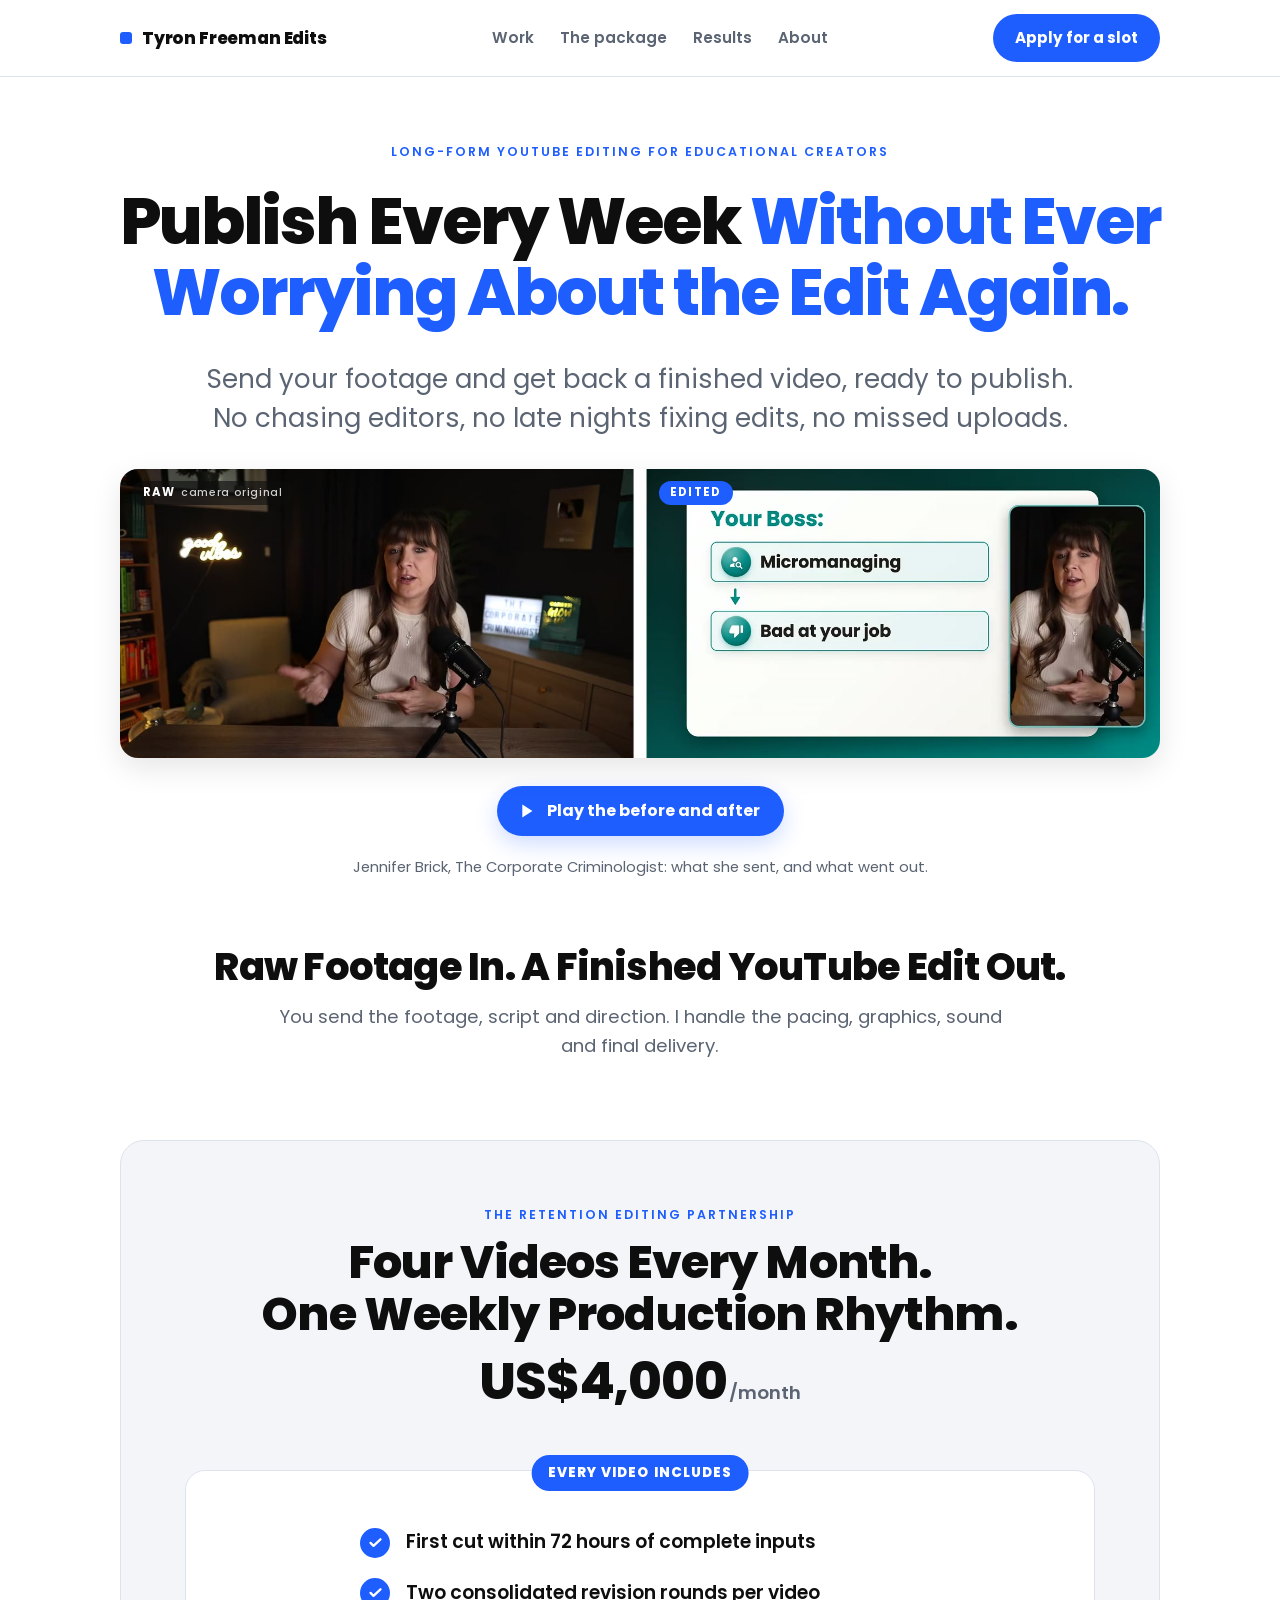
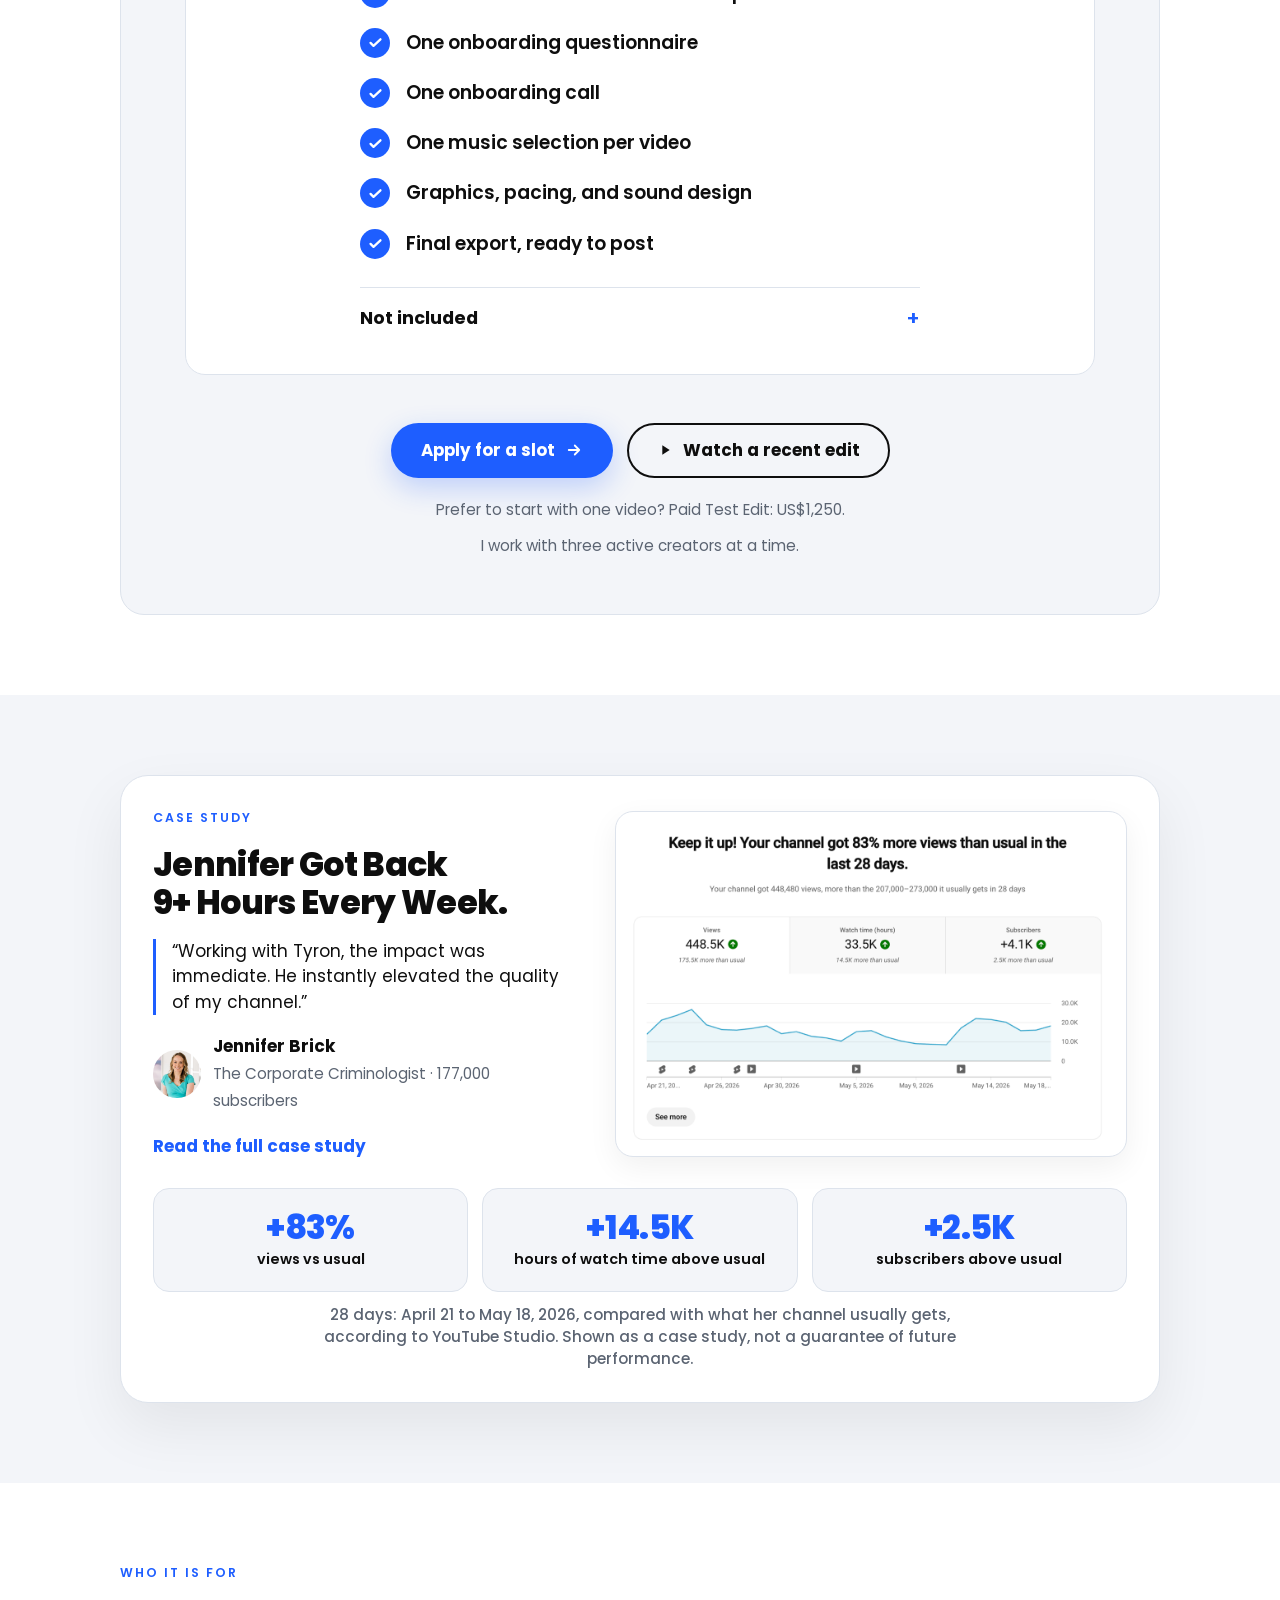
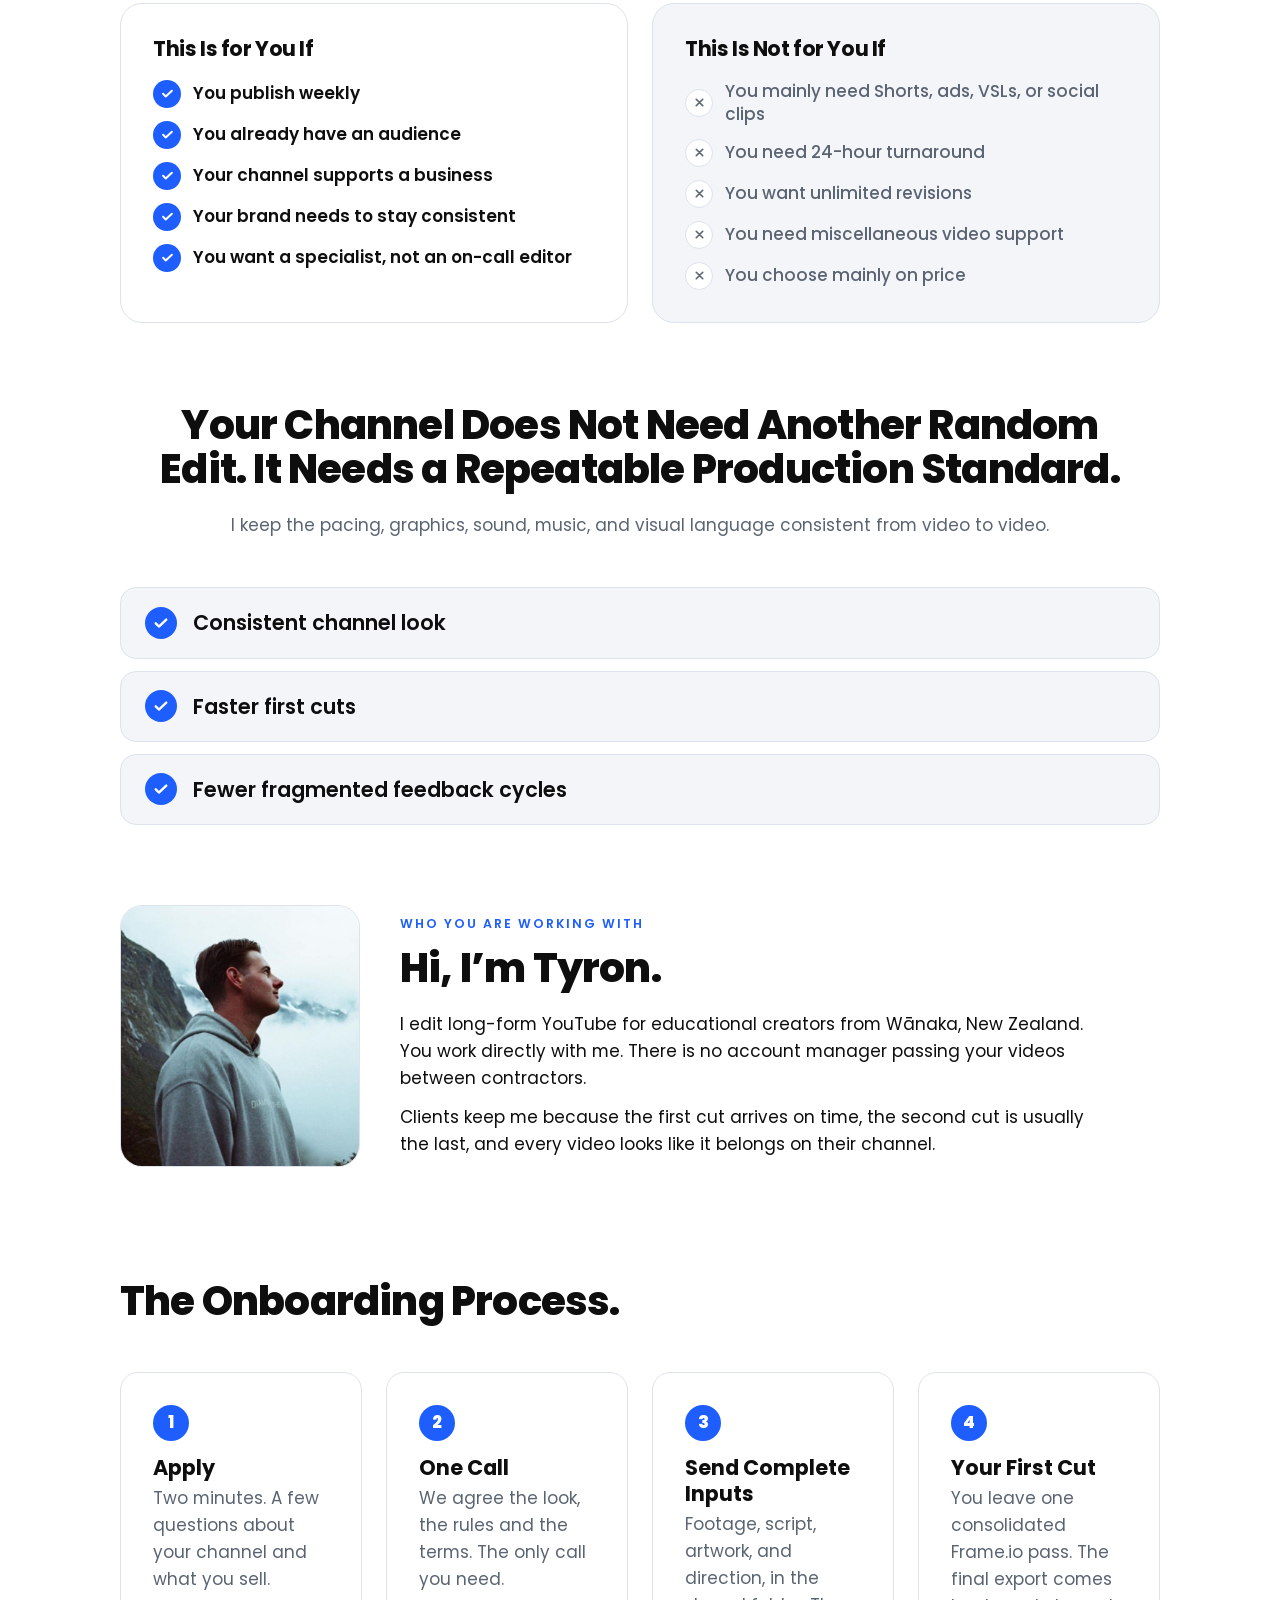
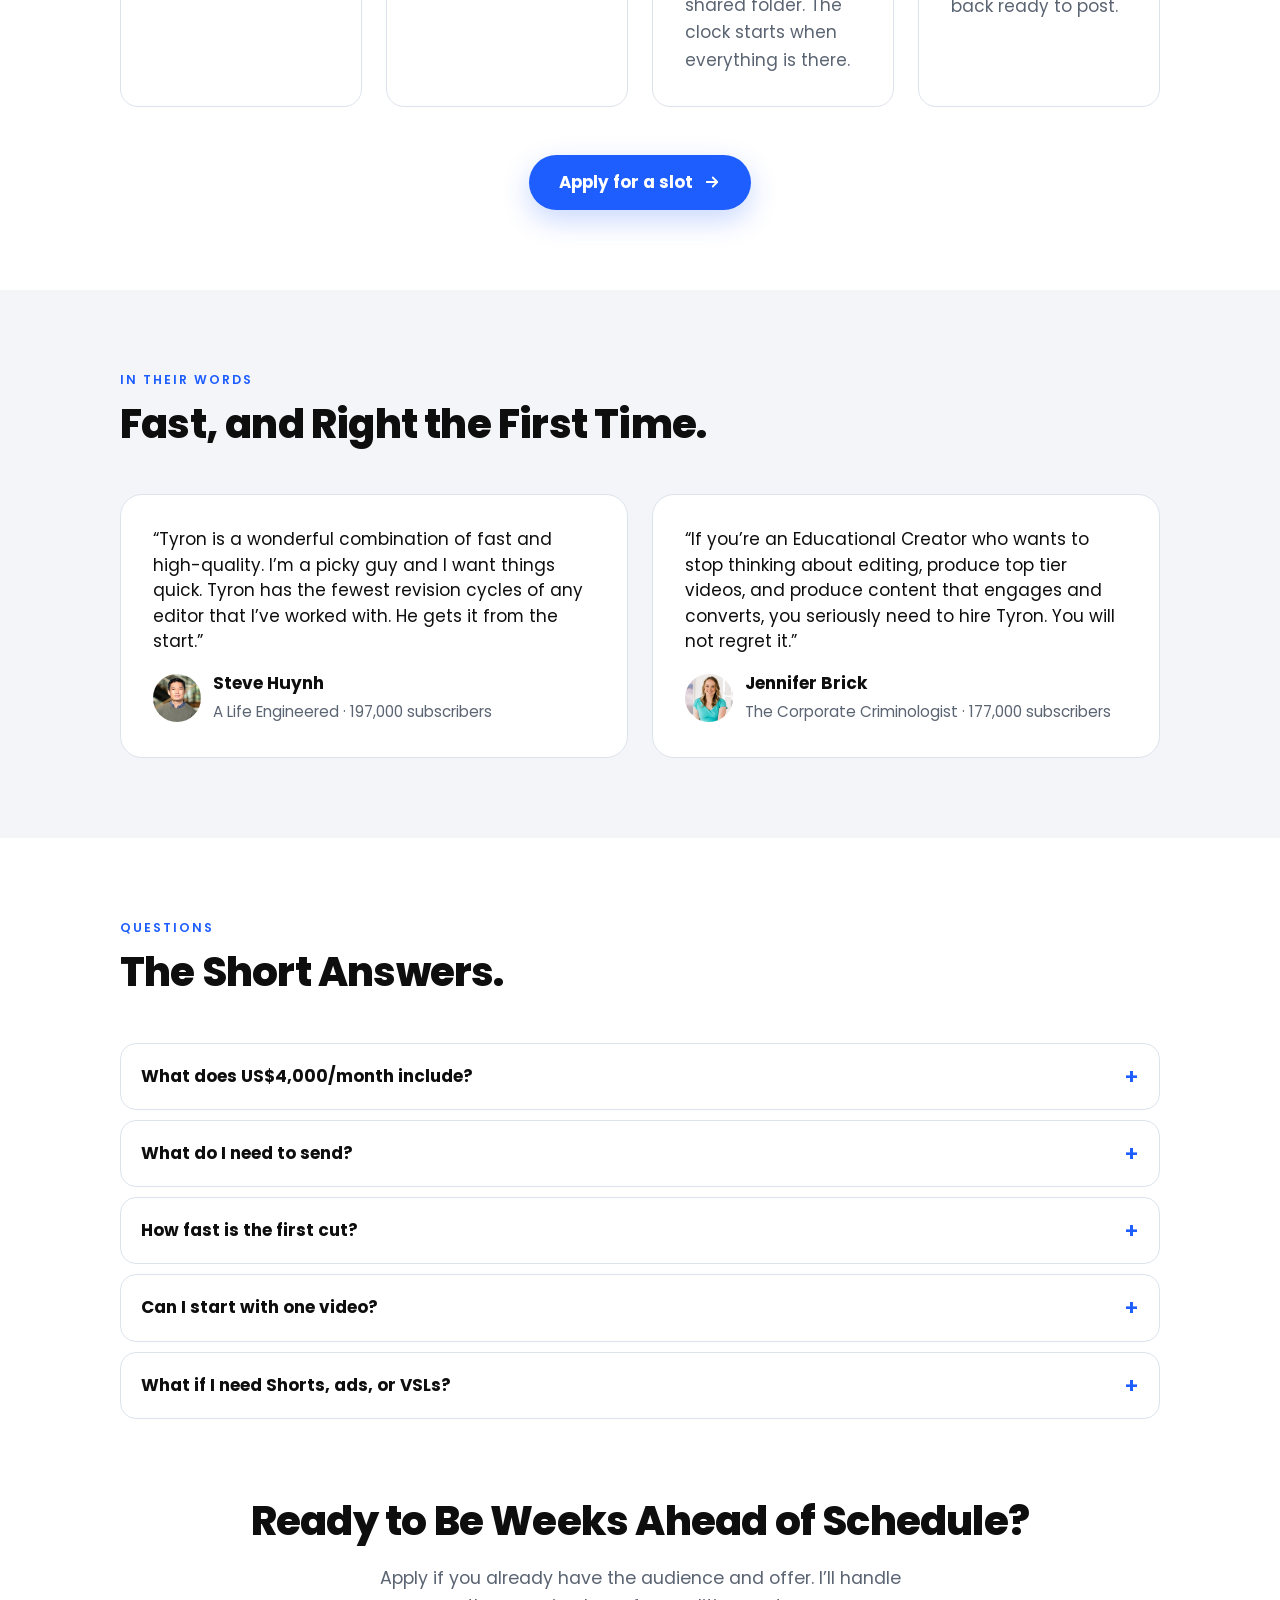
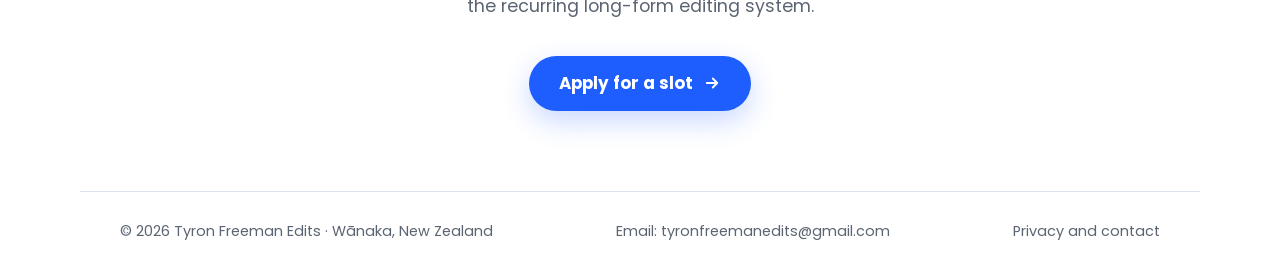
<file: index.html>
<!DOCTYPE html>
<html lang="en">
<head>
<meta charset="utf-8">
<meta name="viewport" content="width=device-width, initial-scale=1, viewport-fit=cover">
<link rel="icon" href="data:image/svg+xml,%3Csvg xmlns=%27http://www.w3.org/2000/svg%27 viewBox=%270 0 32 32%27%3E%3Crect width=%2732%27 height=%2732%27 rx=%277%27 fill=%27%231E5EFF%27/%3E%3Cpath d=%27M9 10h14v3.4h-5.2V23h-3.6v-9.6H9z%27 fill=%27%23fff%27/%3E%3C/svg%3E">
<link rel="preconnect" href="https://fonts.googleapis.com">
<link rel="stylesheet" href="https://fonts.googleapis.com/css2?family=Poppins:wght@400;500;600;700;800&display=swap">
<title>Tyron Freeman Edits</title>
<meta name="claude:viewport-fit-sides" content="cover">
<meta name="description" content="Long-form YouTube editing for educational creators. Four retention-focused videos a month, first cut within 72 hours, consistent with your channel.">
<link rel="canonical" href="https://tyronfreemanedits.com/">
<meta property="og:title" content="Tyron Freeman Edits: long-form YouTube editing for educational creators">
<meta property="og:description" content="Publish every week without ever worrying about the edit again. Four long-form videos every month. First cut within 72 hours of complete inputs.">
<meta property="og:image" content="https://tyronfreemanedits.com/assets/img/jennifer-35-hero.jpg">
<meta property="og:url" content="https://tyronfreemanedits.com/">
<meta property="og:type" content="website">
<link rel="stylesheet" href="assets/site.css">
</head>
<body>
<!-- ROUND 11 = ACQ's review of round 10 (24 Nov 2026, 8.4/10). Built by _mockups/v12/build_page.py: edit the words THERE, not here. PRICE SHOWN. Order: hero (headline, sub-headline, video, one Apply row), offer box (price, what is included, buttons), Jennifer case study, who it is for, problem and mechanism, Hi I'm Tyron, onboarding, two testimonials, FAQ (five), final CTA. -->

<div class="topbar">
  <div class="wrap tight top">
    <a class="wordmark" href="#top"><i></i>Tyron Freeman Edits</a>
    <nav class="nav" aria-label="Sections"><a href="#work">Work</a><a href="#package">The package</a><a href="#results">Results</a><a href="#about">About</a></nav>
    <a class="btn" href="apply/" data-cta="topbar">Apply for a slot</a>
  </div>
</div>

<main id="top">

<section class="band">
  <div class="wrap hero3">
    <div class="hero-copy">
      <p class="eyebrow hero-in">Long-form YouTube editing for educational creators</p>
      <h1 class="hero-in fitw"><span class="ln">Publish Every Week <span class="accent">Without Ever</span></span> <span class="ln accent">Worrying About the Edit Again.</span></h1>
      <p class="lede fitw hero-in"><span class="ln">Send your footage and get back a finished video, ready to publish.</span> <span class="ln">No chasing editors, no late nights fixing edits, no missed uploads.</span></p>
    </div>
    <div class="hero-video hero-vid ba" id="work">
      <div class="ba-box">
        <video class="ba-v ba-desk" preload="none" playsinline width="1920" height="534" poster="assets/img/ba/poster-desktop.jpg" aria-label="Before and after: Jennifer Brick's raw camera footage beside the finished edit, same 27 seconds">
          <source src="assets/video/ba-desktop.mp4" type="video/mp4">
          <track kind="captions" src="assets/video/ba.vtt" srclang="en" label="English">
        </video>
        <video class="ba-v ba-phone" preload="none" playsinline width="720" height="826" poster="assets/img/ba/poster-phone.jpg" aria-label="Before and after: Jennifer Brick's raw camera footage above the finished edit, same 27 seconds">
          <source src="assets/video/ba-phone.mp4" type="video/mp4">
          <track kind="captions" src="assets/video/ba.vtt" srclang="en" label="English">
        </video>
        <span class="ba-tag ba-raw">Raw <small>camera original</small></span>
        <span class="ba-tag ba-ed">Edited</span>
      </div>
      <button class="ba-play" type="button" aria-label="Play the before and after (27 seconds, with sound)"><svg viewBox="0 0 24 24" aria-hidden="true"><path d="M8 5v14l11-7z" fill="currentColor"/></svg><span>Play the before and after</span></button>
      <p class="ba-cap note">Jennifer Brick, The Corporate Criminologist: what she sent, and what went out.</p>
    </div>
    <div class="ba-copy hero-vid">
      <h2>Raw Footage In.<br class="ba-br"> A Finished YouTube Edit Out.</h2>
      <p>You send the footage, script and direction. I handle the pacing, graphics, sound and final delivery.</p>
    </div>
  </div>
</section>

<section class="band" id="package">
  <div class="wrap offerwrap">
    <div class="offerbox reveal">
      <div class="offerhead">
        <p class="eyebrow">The Retention Editing Partnership</p>
        <h2><span class="ln">Four Videos Every Month.</span> <span class="ln">One Weekly Production Rhythm.</span></h2>
        <p class="boxprice"><b>US$4,000</b>/month</p>
      </div>
      <div class="offerlist">
        <span class="tag">Every video includes</span>
        <div class="offercol">
        <ul>
          <li><span class="check" aria-hidden="true"><svg viewBox="0 0 24 24"><path d="M5 12.5l4.2 4.2L19 7.5" fill="none" stroke="currentColor" stroke-width="3.2" stroke-linecap="round" stroke-linejoin="round"/></svg></span><span>First cut within 72 hours of complete inputs</span></li>
          <li><span class="check" aria-hidden="true"><svg viewBox="0 0 24 24"><path d="M5 12.5l4.2 4.2L19 7.5" fill="none" stroke="currentColor" stroke-width="3.2" stroke-linecap="round" stroke-linejoin="round"/></svg></span><span>Two consolidated revision rounds per video</span></li>
          <li><span class="check" aria-hidden="true"><svg viewBox="0 0 24 24"><path d="M5 12.5l4.2 4.2L19 7.5" fill="none" stroke="currentColor" stroke-width="3.2" stroke-linecap="round" stroke-linejoin="round"/></svg></span><span>One onboarding questionnaire</span></li>
          <li><span class="check" aria-hidden="true"><svg viewBox="0 0 24 24"><path d="M5 12.5l4.2 4.2L19 7.5" fill="none" stroke="currentColor" stroke-width="3.2" stroke-linecap="round" stroke-linejoin="round"/></svg></span><span>One onboarding call</span></li>
          <li><span class="check" aria-hidden="true"><svg viewBox="0 0 24 24"><path d="M5 12.5l4.2 4.2L19 7.5" fill="none" stroke="currentColor" stroke-width="3.2" stroke-linecap="round" stroke-linejoin="round"/></svg></span><span>One music selection per video</span></li>
          <li><span class="check" aria-hidden="true"><svg viewBox="0 0 24 24"><path d="M5 12.5l4.2 4.2L19 7.5" fill="none" stroke="currentColor" stroke-width="3.2" stroke-linecap="round" stroke-linejoin="round"/></svg></span><span>Graphics, pacing, and sound design</span></li>
          <li><span class="check" aria-hidden="true"><svg viewBox="0 0 24 24"><path d="M5 12.5l4.2 4.2L19 7.5" fill="none" stroke="currentColor" stroke-width="3.2" stroke-linecap="round" stroke-linejoin="round"/></svg></span><span>Final export, ready to post</span></li>
        </ul>
        <details class="notinc"><summary>Not included</summary><p>Shorts, ads, VSLs, rush work, monthly reports, rollover, and mixed deliverables.</p></details>
        </div>
      </div>
      <div class="offerfoot">
      <div class="cta-row">
        <a class="btn" href="apply/" data-cta="offerbox">Apply for a slot <svg viewBox="0 0 24 24" aria-hidden="true"><path d="M5 12h14M13 6l6 6-6 6" fill="none" stroke="currentColor" stroke-width="2.4" stroke-linecap="round" stroke-linejoin="round"/></svg></a>
        <a class="btn ghost" href="https://www.youtube.com/watch?v=v1-h3IuPkt4" target="_blank" rel="noopener" data-watch><svg viewBox="0 0 24 24" aria-hidden="true"><path d="M8 5v14l11-7z" fill="currentColor"/></svg> Watch a recent edit</a>
      </div>
      <p class="note">Prefer to start with one video? Paid Test Edit: US$1,250.</p>
      <p class="note">I work with three active creators at a time.</p>
      </div>
    </div>
  </div>
</section>

<section class="band grey" id="results">
  <div class="wrap">
    <div class="casecard slim2 r13">
      <div class="caseleft">
        <p class="eyebrow">Case study</p>
        <h2><span class="ln">Jennifer Got Back</span> <span class="ln">9+ Hours Every Week.</span></h2>
        <p class="quote">“Working with Tyron, the impact was immediate. He instantly elevated the quality of my channel.”</p>
        <div class="who">
          <img loading="lazy" decoding="async" src="assets/img/jennifer.jpg" alt="Jennifer Brick" width="48" height="48">
          <div><b>Jennifer Brick</b><span>The Corporate Criminologist · 177,000 subscribers</span></div>
        </div>
        <p><a class="textlink" href="jennifer-brick-case-study/">Read the full case study</a></p>
      </div>
      <div class="caseright">
        <div class="chart reveal d1"><img loading="lazy" decoding="async" src="assets/img/jennifer-28-days.png" alt="YouTube Studio: Jennifer's channel got 83% more views than usual in the last 28 days" width="1200" height="800"></div>
      </div>
      <div class="casebottom">
        <div class="bigstats even">
          <div class="num reveal"><b>+83%</b><span>views vs usual</span></div>
          <div class="num reveal d1"><b>+14.5K</b><span>hours of watch time above usual</span></div>
          <div class="num reveal d2"><b>+2.5K</b><span>subscribers above usual</span></div>
        </div>
        <p class="period small">28 days: April 21 to May 18, 2026, compared with what her channel usually gets, according to YouTube Studio. Shown as a case study, not a guarantee of future performance.</p>
      </div>
    </div>
  </div>
</section>

<section class="band" id="fit">
  <div class="wrap stack">
    <p class="eyebrow reveal">Who it is for</p>
    <div class="fit2 equal">
      <div class="reveal d1">
        <h3>This Is for You If</h3>
        <ul>
          <li><span class="check" aria-hidden="true"><svg viewBox="0 0 24 24"><path d="M5 12.5l4.2 4.2L19 7.5" fill="none" stroke="currentColor" stroke-width="3.2" stroke-linecap="round" stroke-linejoin="round"/></svg></span><span>You publish weekly</span></li>
          <li><span class="check" aria-hidden="true"><svg viewBox="0 0 24 24"><path d="M5 12.5l4.2 4.2L19 7.5" fill="none" stroke="currentColor" stroke-width="3.2" stroke-linecap="round" stroke-linejoin="round"/></svg></span><span>You already have an audience</span></li>
          <li><span class="check" aria-hidden="true"><svg viewBox="0 0 24 24"><path d="M5 12.5l4.2 4.2L19 7.5" fill="none" stroke="currentColor" stroke-width="3.2" stroke-linecap="round" stroke-linejoin="round"/></svg></span><span>Your channel supports a business</span></li>
          <li><span class="check" aria-hidden="true"><svg viewBox="0 0 24 24"><path d="M5 12.5l4.2 4.2L19 7.5" fill="none" stroke="currentColor" stroke-width="3.2" stroke-linecap="round" stroke-linejoin="round"/></svg></span><span>Your brand needs to stay consistent</span></li>
          <li><span class="check" aria-hidden="true"><svg viewBox="0 0 24 24"><path d="M5 12.5l4.2 4.2L19 7.5" fill="none" stroke="currentColor" stroke-width="3.2" stroke-linecap="round" stroke-linejoin="round"/></svg></span><span>You want a specialist, not an on-call editor</span></li>
        </ul>
      </div>
      <div class="reveal d2 not">
        <h3>This Is Not for You If</h3>
        <ul>
          <li><span class="cross" aria-hidden="true"><svg viewBox="0 0 24 24"><path d="M6 6l12 12M18 6L6 18" fill="none" stroke="currentColor" stroke-width="3" stroke-linecap="round"/></svg></span><span>You mainly need Shorts, ads, VSLs, or social clips</span></li>
          <li><span class="cross" aria-hidden="true"><svg viewBox="0 0 24 24"><path d="M6 6l12 12M18 6L6 18" fill="none" stroke="currentColor" stroke-width="3" stroke-linecap="round"/></svg></span><span>You need 24-hour turnaround</span></li>
          <li><span class="cross" aria-hidden="true"><svg viewBox="0 0 24 24"><path d="M6 6l12 12M18 6L6 18" fill="none" stroke="currentColor" stroke-width="3" stroke-linecap="round"/></svg></span><span>You want unlimited revisions</span></li>
          <li><span class="cross" aria-hidden="true"><svg viewBox="0 0 24 24"><path d="M6 6l12 12M18 6L6 18" fill="none" stroke="currentColor" stroke-width="3" stroke-linecap="round"/></svg></span><span>You need miscellaneous video support</span></li>
          <li><span class="cross" aria-hidden="true"><svg viewBox="0 0 24 24"><path d="M6 6l12 12M18 6L6 18" fill="none" stroke="currentColor" stroke-width="3" stroke-linecap="round"/></svg></span><span>You choose mainly on price</span></li>
        </ul>
      </div>
    </div>
  </div>
</section>

<section class="band valueband">
  <div class="wrap">
    <h2 class="reveal">Your Channel Does Not Need Another Random Edit. It Needs a Repeatable Production Standard.</h2>
    <p class="reveal d1">I keep the pacing, graphics, sound, music, and visual language consistent from video to video.</p>
    <ul class="points rows reveal d2">
      <li><span class="check" aria-hidden="true"><svg viewBox="0 0 24 24"><path d="M5 12.5l4.2 4.2L19 7.5" fill="none" stroke="currentColor" stroke-width="3.2" stroke-linecap="round" stroke-linejoin="round"/></svg></span><span>Consistent channel look</span></li>
      <li><span class="check" aria-hidden="true"><svg viewBox="0 0 24 24"><path d="M5 12.5l4.2 4.2L19 7.5" fill="none" stroke="currentColor" stroke-width="3.2" stroke-linecap="round" stroke-linejoin="round"/></svg></span><span>Faster first cuts</span></li>
      <li><span class="check" aria-hidden="true"><svg viewBox="0 0 24 24"><path d="M5 12.5l4.2 4.2L19 7.5" fill="none" stroke="currentColor" stroke-width="3.2" stroke-linecap="round" stroke-linejoin="round"/></svg></span><span>Fewer fragmented feedback cycles</span></li>
    </ul>
  </div>
</section>

<section class="band" id="about">
  <div class="wrap about compact">
    <img loading="lazy" decoding="async" class="reveal" src="assets/img/tyron.jpg" alt="Tyron Freeman, outdoors in the New Zealand mountains" width="660" height="720">
    <div class="lines reveal d1">
      <p class="eyebrow">Who you are working with</p>
      <h2>Hi, I’m Tyron.</h2>
      <p>I edit long-form YouTube for educational creators from Wānaka, New Zealand. You work directly with me. There is no account manager passing your videos between contractors.</p>
      <p>Clients keep me because the first cut arrives on time, the second cut is usually the last, and every video looks like it belongs on their channel.</p>
    </div>
  </div>
</section>

<section class="band" id="how">
  <div class="wrap stack">
    <p class="eyebrow reveal">From yes to your first cut</p>
    <h2 class="reveal d1">The Onboarding Process.</h2>
    <div class="steps">
      <div class="reveal d1"><b>Apply</b><span>Two minutes. A few questions about your channel and what you sell.</span></div>
      <div class="reveal d2"><b>One Call</b><span>We agree the look, the rules and the terms. The only call you need.</span></div>
      <div class="reveal d2"><b>Send Complete Inputs</b><span>Footage, script, artwork, and direction, in the shared folder. The clock starts when everything is there.</span></div>
      <div class="reveal d3"><b>Your First Cut</b><span>You leave one consolidated Frame.io pass. The final export comes back ready to post.</span></div>
    </div>
    <div class="cta-row reveal" style="justify-content: center;"><a class="btn" href="apply/" data-cta="process">Apply for a slot <svg viewBox="0 0 24 24" aria-hidden="true"><path d="M5 12h14M13 6l6 6-6 6" fill="none" stroke="currentColor" stroke-width="2.4" stroke-linecap="round" stroke-linejoin="round"/></svg></a></div>
  </div>
</section>

<section class="band grey light-voices" id="voices">
  <div class="wrap stack">
    <p class="eyebrow reveal">In their words</p>
    <h2 class="reveal d1">Fast, and Right the First Time.</h2>
    <div class="cards two">
      <div class="card reveal d1">
        <p>“Tyron is a wonderful combination of fast and high-quality. I’m a picky guy and I want things quick. Tyron has the fewest revision cycles of any editor that I’ve worked with. He gets it from the start.”</p>
        <div class="who"><img loading="lazy" decoding="async" src="assets/img/steve.jpg" alt="Steve Huynh" width="48" height="48"><div><b>Steve Huynh</b><span>A Life Engineered · 197,000 subscribers</span></div></div>
      </div>
      <div class="card reveal d2">
        <p>“If you’re an Educational Creator who wants to stop thinking about editing, produce top tier videos, and produce content that engages and converts, you seriously need to hire Tyron. You will not regret it.”</p>
        <div class="who"><img loading="lazy" decoding="async" src="assets/img/jennifer.jpg" alt="Jennifer Brick" width="48" height="48"><div><b>Jennifer Brick</b><span>The Corporate Criminologist · 177,000 subscribers</span></div></div>
      </div>
    </div>
  </div>
</section>

<section class="band" id="faq">
  <div class="wrap stack">
    <p class="eyebrow reveal">Questions</p>
    <h2 class="reveal d1">The Short Answers.</h2>
    <div class="faq reveal d1">
      <details><summary>What does US$4,000/month include?</summary><p>Four long-form videos, one each week. Each video gets a first cut, two consolidated revision rounds, one music selection, graphics, pacing, sound design, and final export. Onboarding is one questionnaire and one call.</p></details>
      <details><summary>What do I need to send?</summary><p>Complete inputs: footage, script, artwork, and required direction, supplied in the shared folder.</p></details>
      <details><summary>How fast is the first cut?</summary><p>Within 72 hours of complete inputs. The clock starts once all required inputs arrive. There is no rush option, because that is already the standard.</p></details>
      <details><summary>Can I start with one video?</summary><p>Yes. A Paid Test Edit is US$1,250 for one long-form video, paid before production, with the same editing standard and two revision rounds.</p></details>
      <details><summary>What if I need Shorts, ads, or VSLs?</summary><p>They are not included in this package. My focus is long-form YouTube editing. Other kinds of video are only considered as separately scoped projects when capacity allows.</p></details>
    </div>
  </div>
</section>

<section class="band" id="apply">
  <div class="wrap stack center">
    <h2 class="reveal">Ready to Be Weeks Ahead of Schedule?</h2>
    <p class="reveal d1" style="color: var(--muted); max-width: 30em; font-size: 1.1rem;">Apply if you already have the audience and offer. I’ll handle the recurring long-form editing system.</p>
    <div class="cta-row reveal d2" style="justify-content: center;">
      <a class="btn" href="apply/" data-cta="final">Apply for a slot <svg viewBox="0 0 24 24" aria-hidden="true"><path d="M5 12h14M13 6l6 6-6 6" fill="none" stroke="currentColor" stroke-width="2.4" stroke-linecap="round" stroke-linejoin="round"/></svg></a>
    </div>
  </div>
</section>

</main>

<footer>
  <div class="wrap">
    <span>© 2026 Tyron Freeman Edits · Wānaka, New Zealand</span>
    <span>Email: <code>tyronfreemanedits@gmail.com</code></span>
    <span><a href="privacy/">Privacy and contact</a></span>
  </div>
</footer>

<script src="assets/site.js"></script>
</body>
</html>
</file>
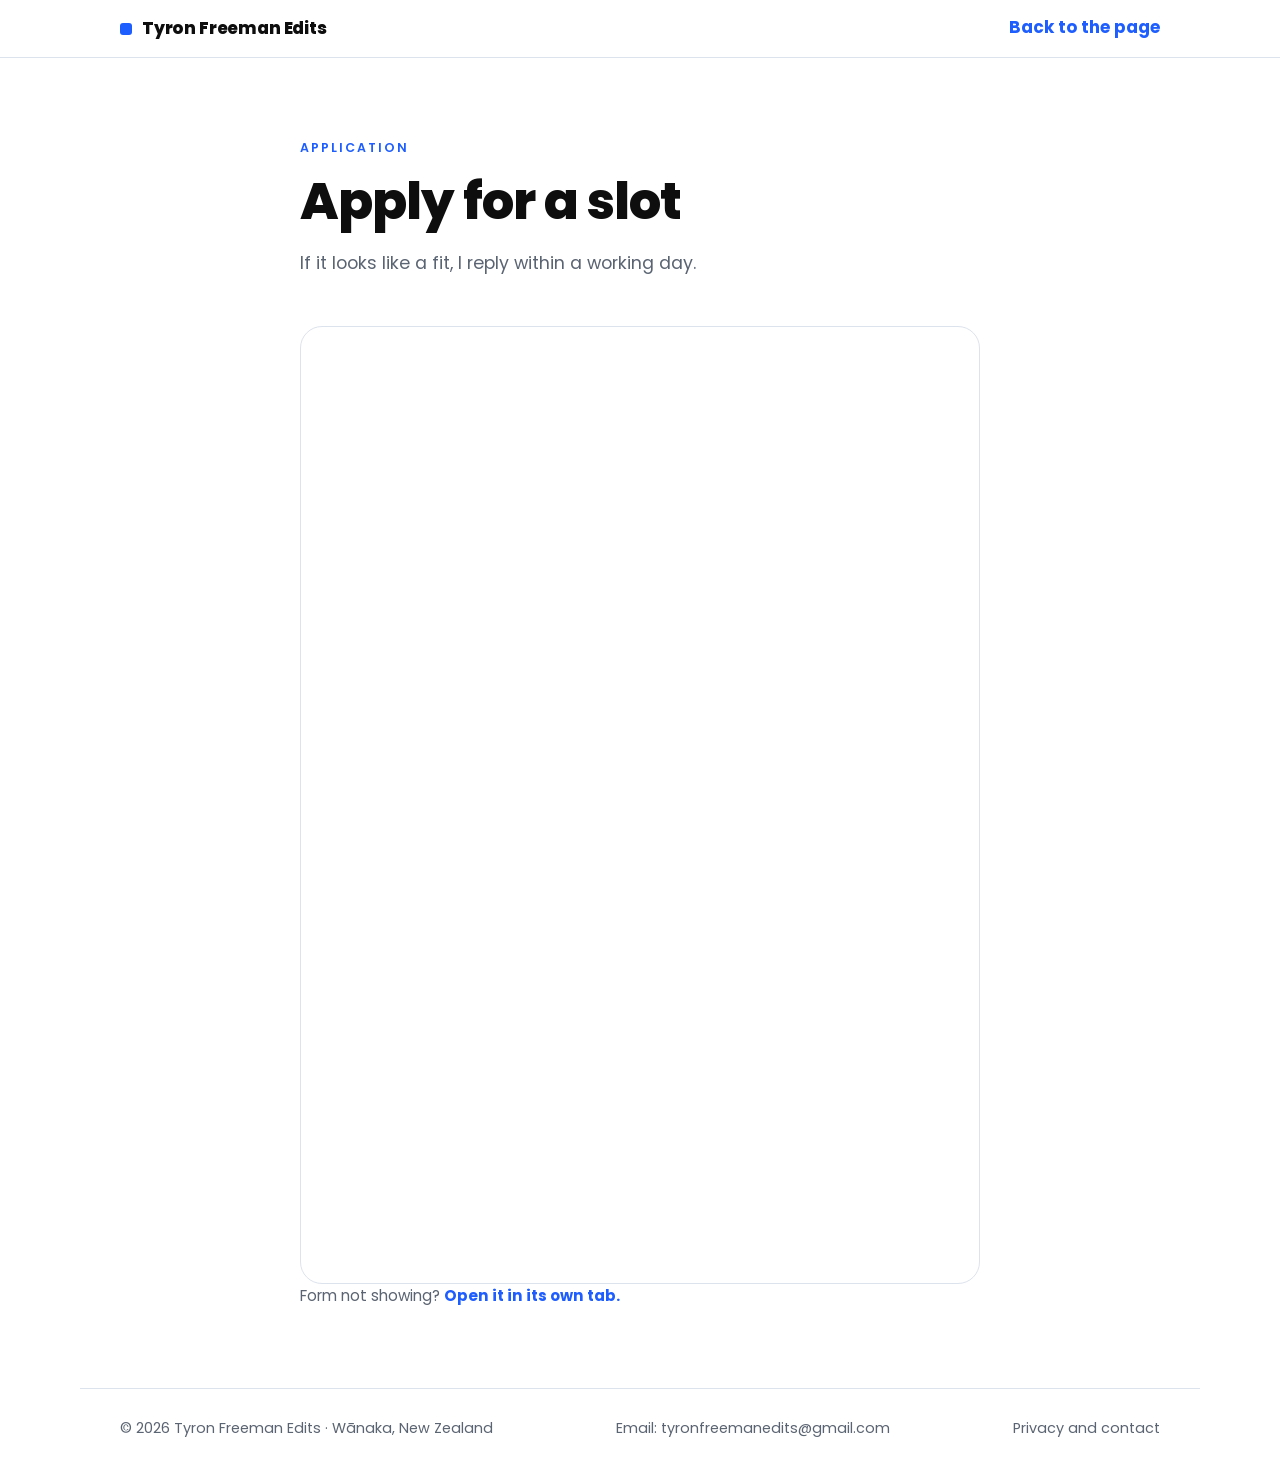
<file: apply/index.html>
<!DOCTYPE html>
<html lang="en">
<head>
<meta charset="utf-8">
<meta name="viewport" content="width=device-width, initial-scale=1, viewport-fit=cover">
<link rel="icon" href="data:image/svg+xml,%3Csvg xmlns=%27http://www.w3.org/2000/svg%27 viewBox=%270 0 32 32%27%3E%3Crect width=%2732%27 height=%2732%27 rx=%277%27 fill=%27%231E5EFF%27/%3E%3Cpath d=%27M9 10h14v3.4h-5.2V23h-3.6v-9.6H9z%27 fill=%27%23fff%27/%3E%3C/svg%3E">
<link rel="preconnect" href="https://fonts.googleapis.com">
<link rel="stylesheet" href="https://fonts.googleapis.com/css2?family=Poppins:wght@400;500;600;700;800&display=swap">
<title>Apply for a slot · Tyron Freeman Edits</title>
<meta name="description" content="Apply for a long-form YouTube editing slot with Tyron Freeman Edits. Twelve short questions, about two minutes.">
<link rel="canonical" href="https://tyronfreemanedits.com/apply/">
<link rel="stylesheet" href="../assets/site.css">
</head>
<body>
<div class="topbar">
  <div class="wrap tight top">
    <a class="wordmark" href="../"><i></i>Tyron Freeman Edits</a>
    <a class=textlink href=../>Back to the page</a>
  </div>
</div>
<main>
  <section class="band">
    <div class="wrap narrow stack">
      <p class="eyebrow">Application</p>
      <h1 style="font-size: clamp(2rem, 5vw, 3.2rem);">Apply for a slot</h1>
      <p style="color: var(--muted); font-size: 1.1rem;">If it looks like a fit, I reply within a working day.</p>
      <div class="formbox">
        <iframe data-tally-src="https://tally.so/embed/RWdOa9?alignLeft=1&hideTitle=1&transparentBackground=1&dynamicHeight=1" width="100%" height="900" title="Apply for a slot"></iframe>
      </div>
      <p class="note">Form not showing? <a class="textlink" href="https://tally.so/r/RWdOa9">Open it in its own tab.</a></p>
    </div>
  </section>
</main>
<footer>
  <div class="wrap">
    <span>© 2026 Tyron Freeman Edits · Wānaka, New Zealand</span>
    <span>Email: <code>tyronfreemanedits@gmail.com</code></span>
    <span><a href="../privacy/">Privacy and contact</a></span>
  </div>
</footer>
<script>
  // Fill the form in straight away, then let Tally's own script keep its height right.
  (function () {
    var d = document, w = "https://tally.so/widgets/embed.js";
    var keep = {};
    try {
      var q = new URLSearchParams(location.search), saved = JSON.parse(sessionStorage.getItem('tfe_src') || '{}');
      ['ref', 'source', 'cta', 'campaign', 'prospect'].forEach(function (k) { var v = q.get(k) || saved[k] || (k === 'ref' ? sessionStorage.getItem('tfe_ref') : ''); if (v && /^[A-Za-z0-9_-]{1,40}$/.test(v)) keep[k] = v; });
    } catch (e) {}
    var extra = Object.keys(keep).map(function (k) { return '&' + k + '=' + encodeURIComponent(keep[k]); }).join('');
    if (extra) { d.querySelectorAll("iframe[data-tally-src]").forEach(function (e) { e.dataset.tallySrc += extra; }); }
    function fill() { d.querySelectorAll("iframe[data-tally-src]:not([src])").forEach(function (e) { e.src = e.dataset.tallySrc; }); }
    function load() { if (typeof Tally !== "undefined" && Tally.loadEmbeds) { Tally.loadEmbeds(); } fill(); }
    var s = d.createElement("script"); s.src = w; s.onload = load; s.onerror = fill; d.body.appendChild(s);
    setTimeout(load, 1500);
    // After Submit the form shrinks to its thank-you note: bring that note back into view.
    window.addEventListener("message", function (e) {
      if (e.origin !== "https://tally.so" || typeof e.data !== "string" || e.data.indexOf("Tally.FormSubmitted") < 0) { return; }
      var f = d.querySelector("iframe[data-tally-src]");
      if (f) { setTimeout(function () { window.scrollTo({ top: Math.max(0, f.getBoundingClientRect().top + window.pageYOffset - 140), behavior: "smooth" }); }, 250); }
    });
  })();
</script>
</body>
</html>
</file>
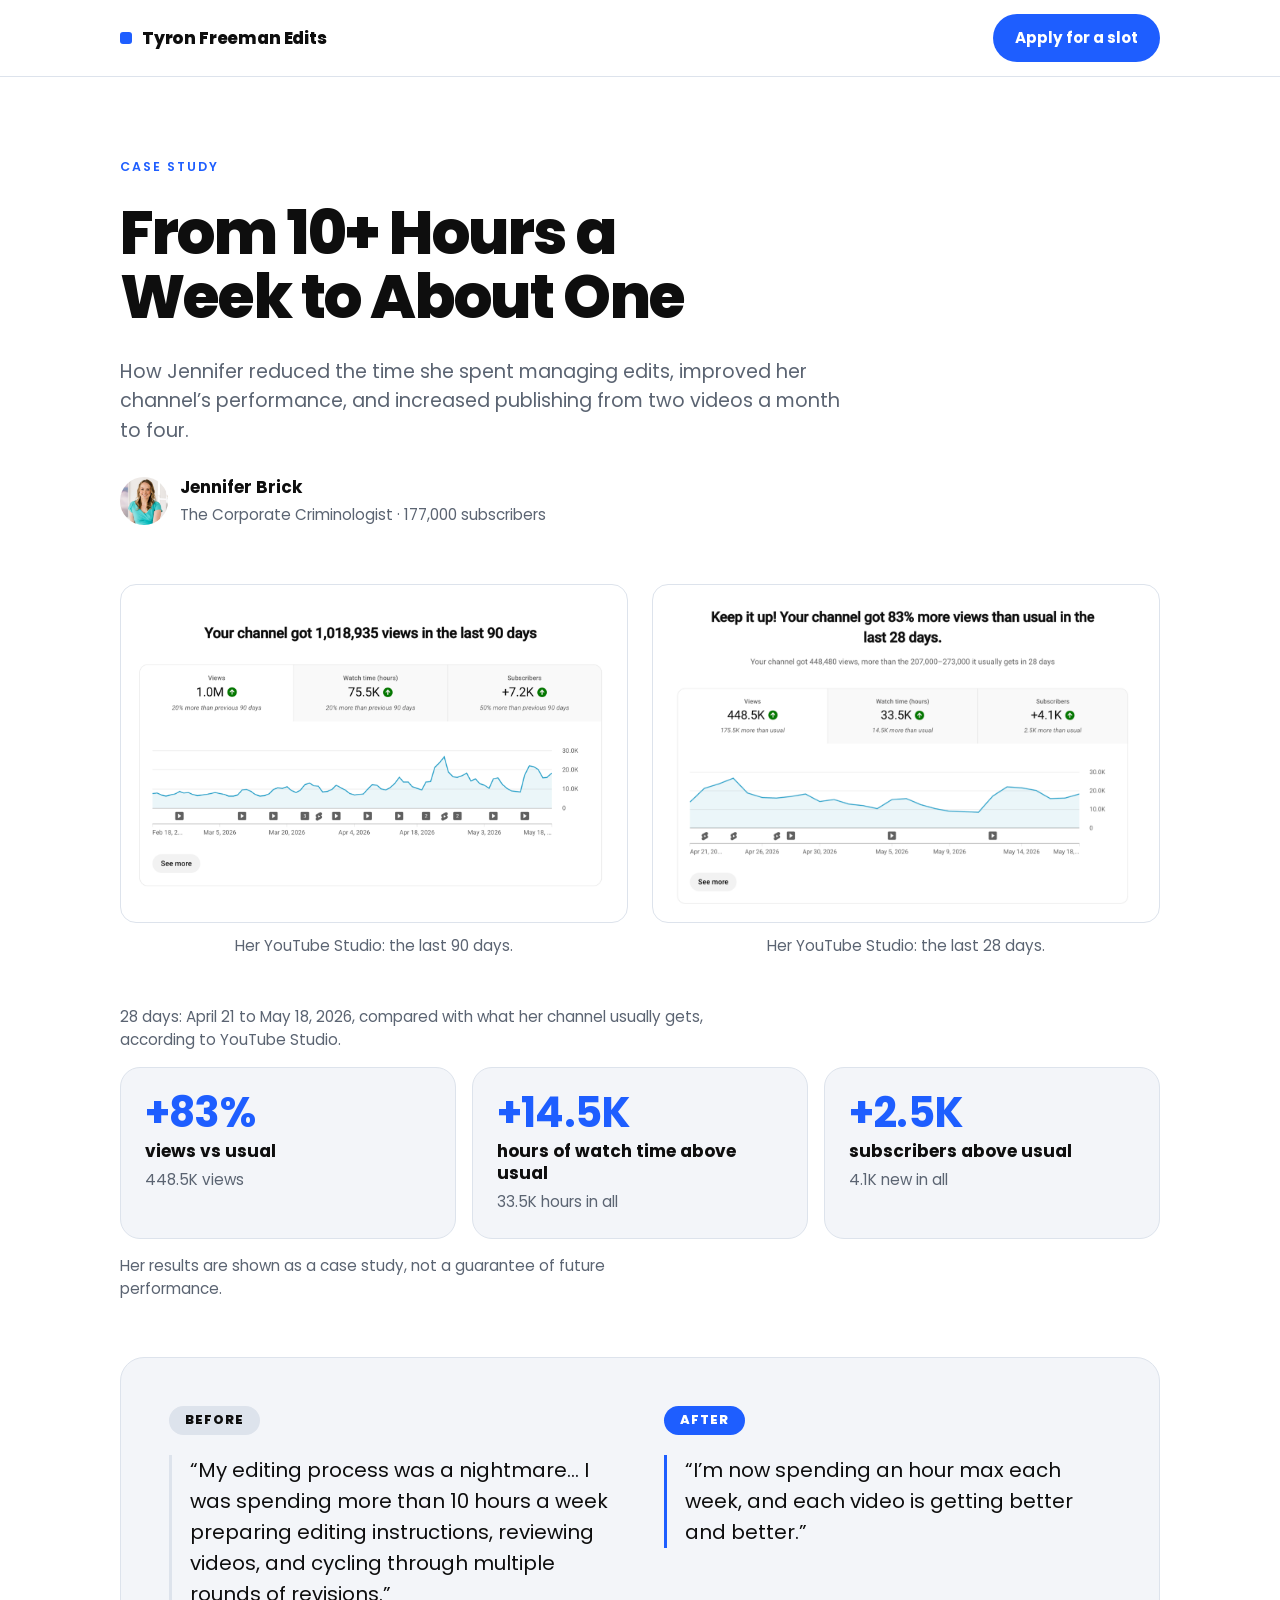
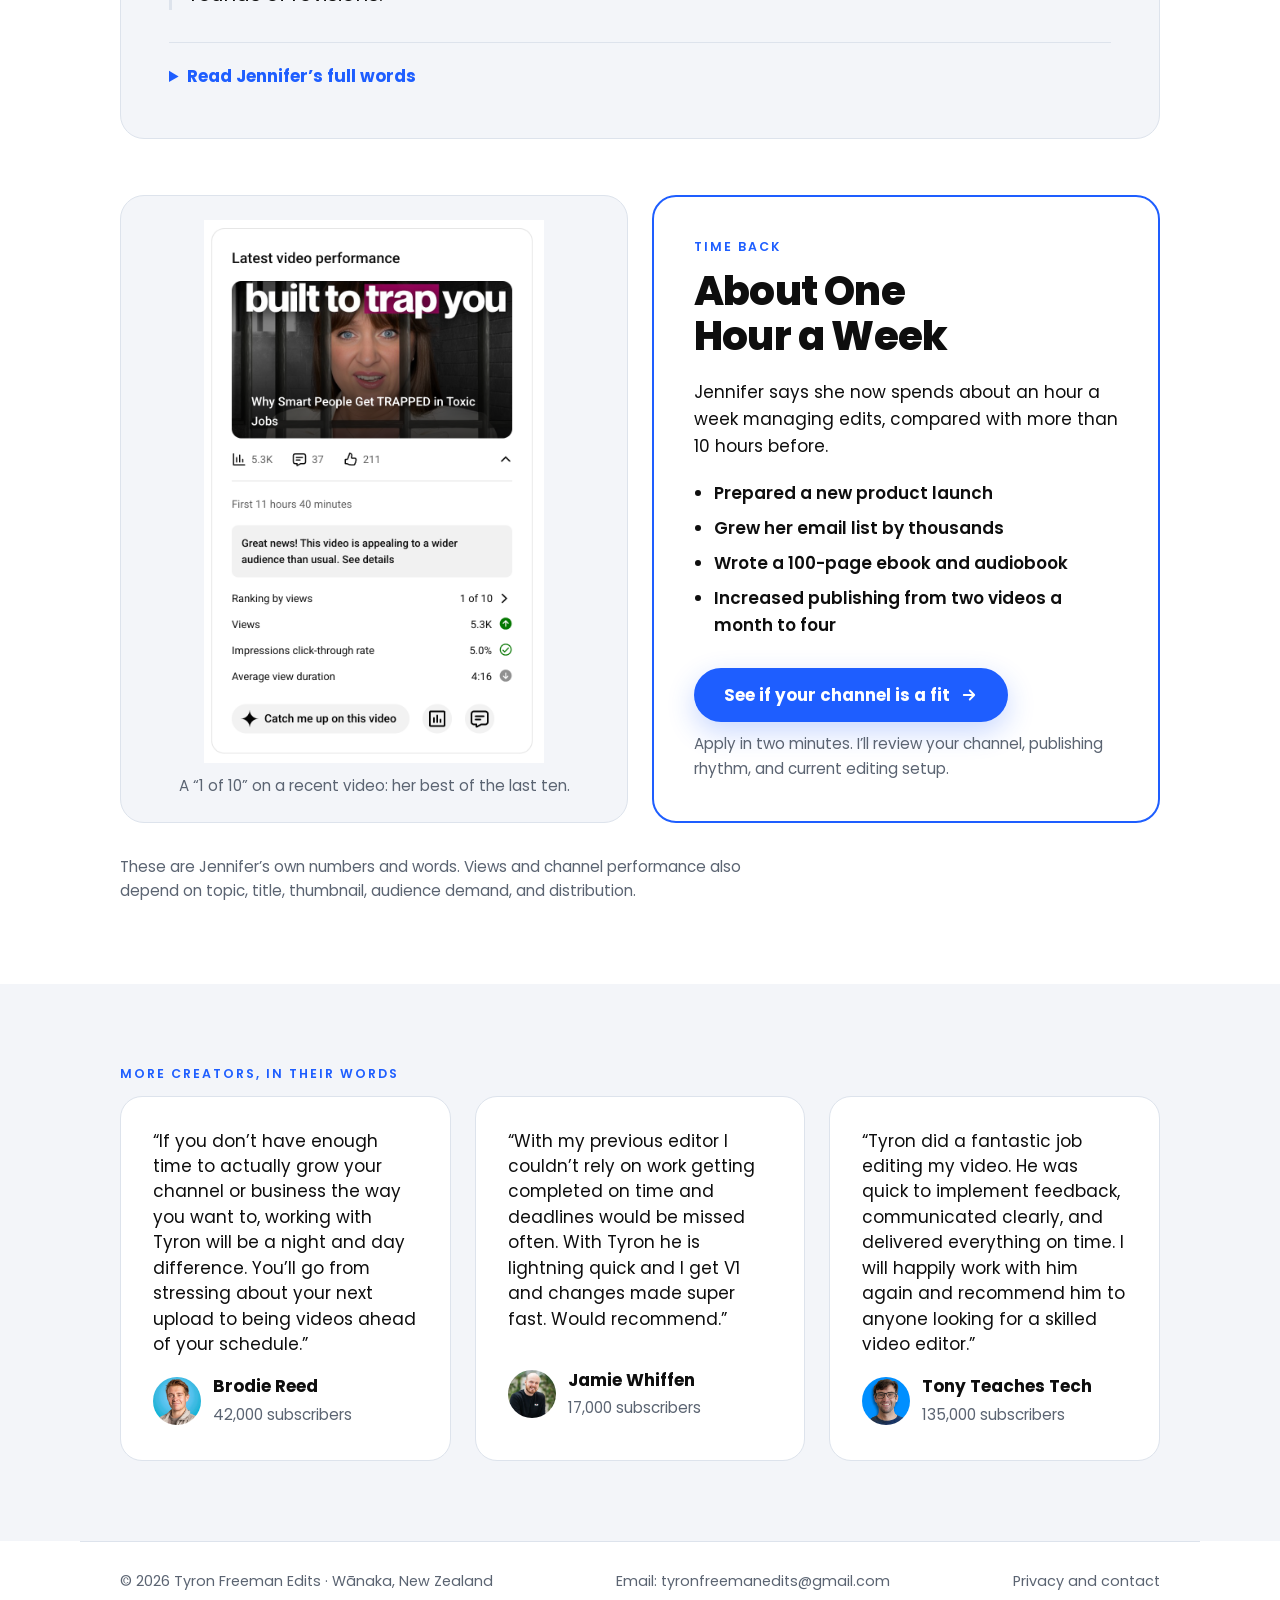
<file: jennifer-brick-case-study/index.html>
<!DOCTYPE html>
<html lang="en">
<head>
<meta charset="utf-8">
<meta name="viewport" content="width=device-width, initial-scale=1, viewport-fit=cover">
<link rel="icon" href="data:image/svg+xml,%3Csvg xmlns=%27http://www.w3.org/2000/svg%27 viewBox=%270 0 32 32%27%3E%3Crect width=%2732%27 height=%2732%27 rx=%277%27 fill=%27%231E5EFF%27/%3E%3Cpath d=%27M9 10h14v3.4h-5.2V23h-3.6v-9.6H9z%27 fill=%27%23fff%27/%3E%3C/svg%3E">
<link rel="preconnect" href="https://fonts.googleapis.com">
<link rel="stylesheet" href="https://fonts.googleapis.com/css2?family=Poppins:wght@400;500;600;700;800&display=swap">
<title>Jennifer Brick case study · Tyron Freeman Edits</title>
<meta name="description" content="How Jennifer Brick went from 10+ hours a week managing her edits and two-week turnarounds to about an hour a week, in her own words and her own YouTube Studio numbers.">
<link rel="canonical" href="https://tyronfreemanedits.com/jennifer-brick-case-study/">
<meta property="og:image" content="https://tyronfreemanedits.com/assets/img/jennifer-28-days.png">
<link rel="stylesheet" href="../assets/site.css">
</head>
<body>
<div class="topbar">
  <div class="wrap tight top">
    <a class="wordmark" href="../"><i></i>Tyron Freeman Edits</a>
    <a class="btn" href="../apply/" data-cta="topbar">Apply for a slot</a>
  </div>
</div>
<main>
  <section class="band">
    <div class="wrap cs12">
      <div class="cshead">
        <p class="eyebrow">Case study</p>
        <h1 class="reveal">From 10+ Hours a Week to About One</h1>
        <p class="lede">How Jennifer reduced the time she spent managing edits, improved her channel’s performance, and increased publishing from two videos a month to four.</p>
        <div class="who">
          <img src="../assets/img/jennifer.jpg" alt="Jennifer Brick" width="48" height="48">
          <div><b>Jennifer Brick</b><span>The Corporate Criminologist · 177,000 subscribers</span></div>
        </div>
      </div>

      <div class="csshots even reveal">
        <figure>
          <div class="chart"><img src="../assets/img/case/jennifer-90-days.png" alt="YouTube Studio: 1,018,935 views in the last 90 days, 20% more than the previous 90 days" width="1400" height="820"></div>
          <figcaption>Her YouTube Studio: the last 90 days.</figcaption>
        </figure>
        <figure>
          <div class="chart"><img src="../assets/img/jennifer-28-days.png" alt="YouTube Studio: 83% more views than usual in the last 28 days" width="1200" height="800"></div>
          <figcaption>Her YouTube Studio: the last 28 days.</figcaption>
        </figure>
      </div>

      <div class="csresults">
        <p class="csdates">28 days: April 21 to May 18, 2026, compared with what her channel usually gets, according to YouTube Studio.</p>
        <div class="rcards">
          <div class="rcard reveal r1"><b>+83%</b><span>views vs usual</span><small>448.5K views</small></div>
          <div class="rcard reveal r2"><b>+14.5K</b><span>hours of watch time above usual</span><small>33.5K hours in all</small></div>
          <div class="rcard reveal r3"><b>+2.5K</b><span>subscribers above usual</span><small>4.1K new in all</small></div>
        </div>
        <p class="csdates">Her results are shown as a case study, not a guarantee of future performance.</p>
      </div>

      <div class="ba">
        <div class="before">
          <h2 class="tag">Before</h2>
          <blockquote>“My editing process was a nightmare… I was spending more than 10 hours a week preparing editing instructions, reviewing videos, and cycling through multiple rounds of revisions.”</blockquote>
        </div>
        <div class="after">
          <h2 class="tag">After</h2>
          <blockquote>“I’m now spending an hour max each week, and each video is getting better and better.”</blockquote>
        </div>
        <details class="full">
          <summary>Read Jennifer’s full words</summary>
          <div class="fullq">
            <blockquote>“Before I started working with Tyron, my editing process was a nightmare. It got so bad that I almost stopped making videos! My prior agency’s turnaround time was +2 weeks, the quality was degrading over time, and I was spending more than 10 hours a week preparing editing instructions, reviewing videos, and cycling through multiple rounds of revisions when instructions weren’t followed.”</blockquote>
            <blockquote>“To keep going, I needed to find an editing partner who would not only elevate the quality of my videos but who would free up my time.”</blockquote>
            <blockquote>“Working with Tyron, the impact was immediate. He instantly elevated the quality of my channel. The first thing I noticed was the AVD lift in videos. More meaningfully, the increased quality has helped me reach larger audiences, increasing my average views per video and driving revenue.”</blockquote>
            <blockquote>“If you’re an Educational Creator who wants to stop thinking about editing, produce top tier videos, and produce content that engages and converts, you seriously need to hire Tyron. You will not regret it.”</blockquote>
          </div>
        </details>
      </div>

      <div class="cstime reveal">
        <figure class="phonefig">
          <div class="shot"><img src="../assets/img/case/jennifer-1-of-10.png" alt="YouTube Studio: latest video ranking 1 of 10 by views" width="834" height="1336"></div>
          <figcaption>A “1 of 10” on a recent video: her best of the last ten.</figcaption>
        </figure>
        <div class="timebox">
          <p class="eyebrow">Time back</p>
          <h2>About One Hour a Week</h2>
          <p>Jennifer says she now spends about an hour a week managing edits, compared with more than 10 hours before.</p>
          <ul>
            <li>Prepared a new product launch</li>
            <li>Grew her email list by thousands</li>
            <li>Wrote a 100-page ebook and audiobook</li>
            <li>Increased publishing from two videos a month to four</li>
          </ul>
          <div class="cta">
            <a class="btn" href="../apply/" data-cta="casestudy">See if your channel is a fit <svg viewBox="0 0 24 24" aria-hidden="true"><path d="M5 12h14M13 6l6 6-6 6" fill="none" stroke="currentColor" stroke-width="2.4" stroke-linecap="round" stroke-linejoin="round"/></svg></a>
            <p class="ctanote">Apply in two minutes. I’ll review your channel, publishing rhythm, and current editing setup.</p>
          </div>
        </div>
      </div>
      <p class="csnote">These are Jennifer’s own numbers and words. Views and channel performance also depend on topic, title, thumbnail, audience demand, and distribution.</p>
    </div>
  </section>
  <section class="band grey light-voices" id="voices">
    <div class="wrap stack">
      <p class="eyebrow">More creators, in their words</p>
      <div class="cards three">
      <div class="card">
        <p>“If you don’t have enough time to actually grow your channel or business the way you want to, working with Tyron will be a night and day difference. You’ll go from stressing about your next upload to being videos ahead of your schedule.”</p>
        <div class="who"><img loading="lazy" decoding="async" src="../assets/img/brodie.jpg" alt="Brodie Reed" width="48" height="48"><div><b>Brodie Reed</b><span>42,000 subscribers</span></div></div>
      </div>
      <div class="card">
        <p>“With my previous editor I couldn’t rely on work getting completed on time and deadlines would be missed often. With Tyron he is lightning quick and I get V1 and changes made super fast. Would recommend.”</p>
        <div class="who"><img loading="lazy" decoding="async" src="../assets/img/jamie.jpg" alt="Jamie Whiffen" width="48" height="48"><div><b>Jamie Whiffen</b><span>17,000 subscribers</span></div></div>
      </div>
      <div class="card">
        <p>“Tyron did a fantastic job editing my video. He was quick to implement feedback, communicated clearly, and delivered everything on time. I will happily work with him again and recommend him to anyone looking for a skilled video editor.”</p>
        <div class="who"><img loading="lazy" decoding="async" src="../assets/img/tony.jpg" alt="Tony Teaches Tech" width="48" height="48"><div><b>Tony Teaches Tech</b><span>135,000 subscribers</span></div></div>
      </div>
      </div>
    </div>
  </section>
</main>
<footer>
  <div class="wrap">
    <span>© 2026 Tyron Freeman Edits · Wānaka, New Zealand</span>
    <span>Email: <code>tyronfreemanedits@gmail.com</code></span>
    <span><a href="../privacy/">Privacy and contact</a></span>
  </div>
</footer>
<script src="../assets/site.js"></script>
</body>
</html>
</file>
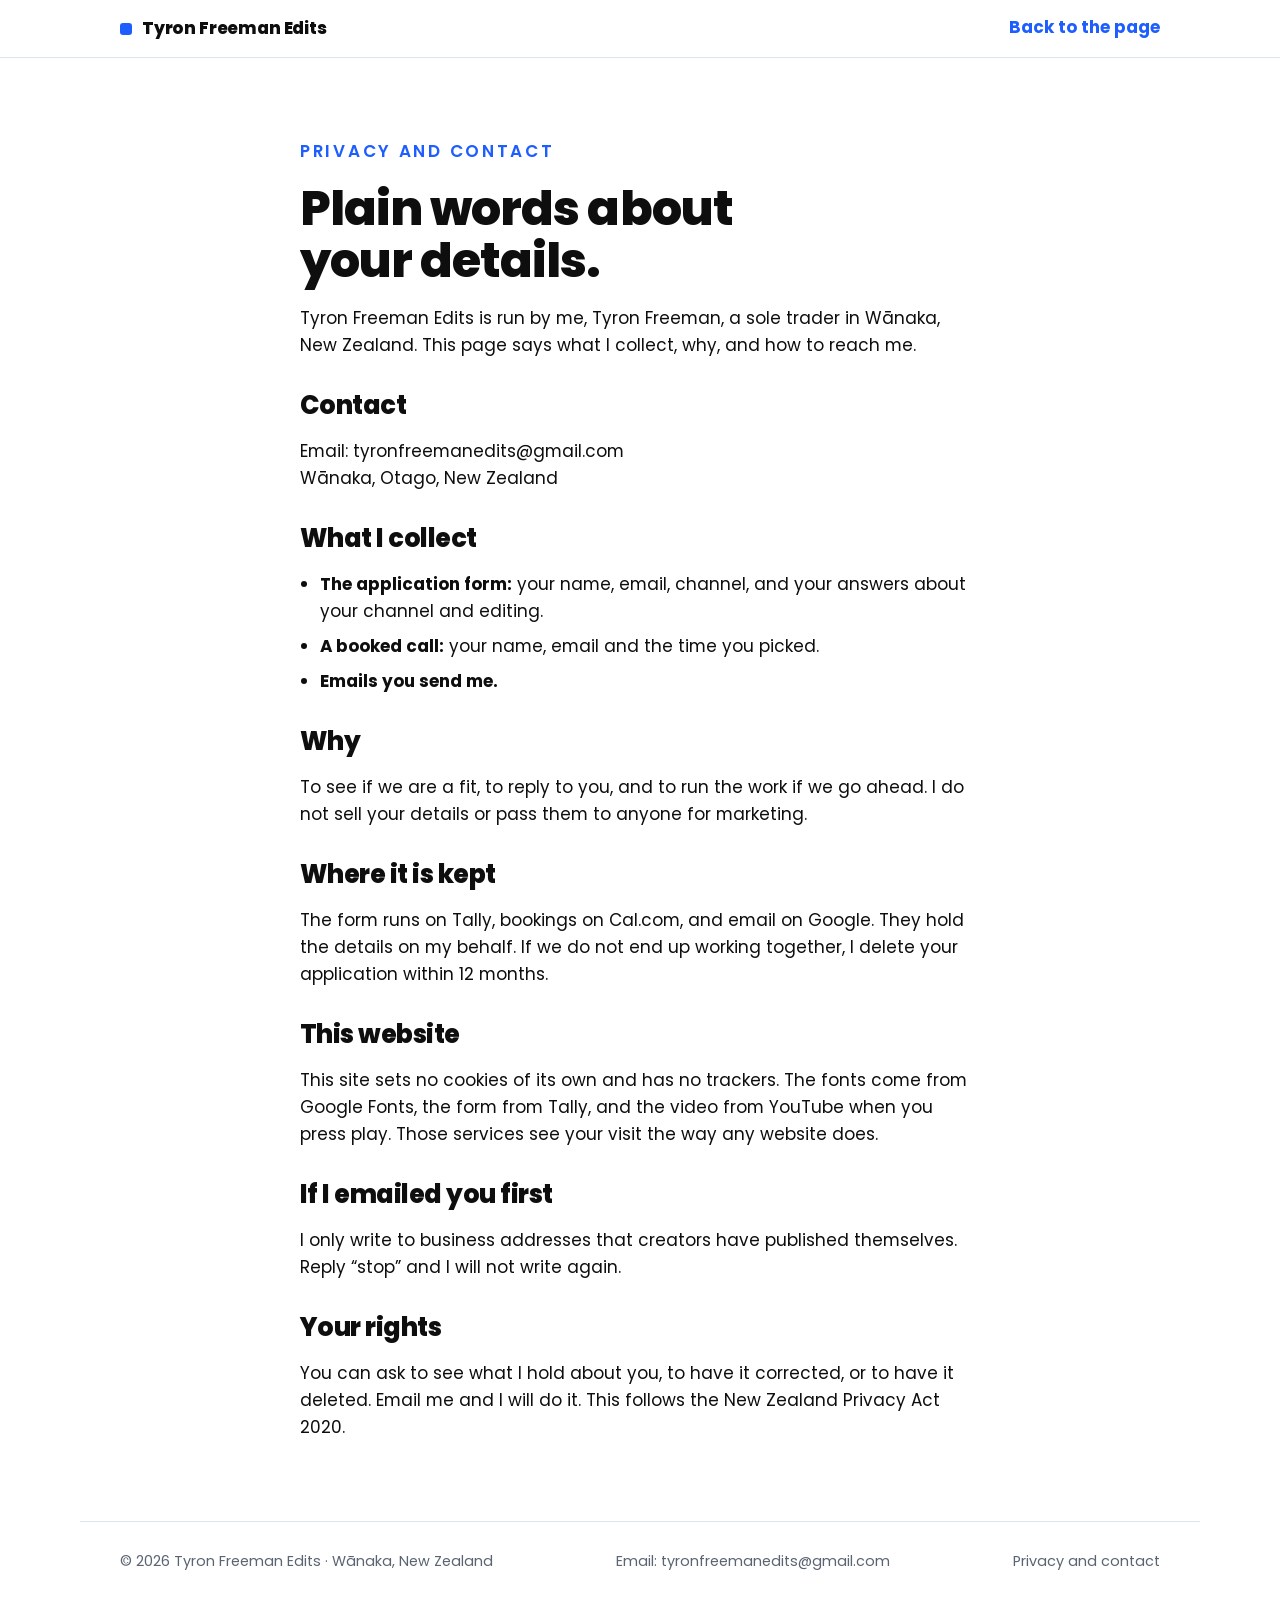
<file: privacy/index.html>
<!DOCTYPE html>
<html lang="en">
<head>
<meta charset="utf-8">
<meta name="viewport" content="width=device-width, initial-scale=1, viewport-fit=cover">
<link rel="icon" href="data:image/svg+xml,%3Csvg xmlns=%27http://www.w3.org/2000/svg%27 viewBox=%270 0 32 32%27%3E%3Crect width=%2732%27 height=%2732%27 rx=%277%27 fill=%27%231E5EFF%27/%3E%3Cpath d=%27M9 10h14v3.4h-5.2V23h-3.6v-9.6H9z%27 fill=%27%23fff%27/%3E%3C/svg%3E">
<link rel="preconnect" href="https://fonts.googleapis.com">
<link rel="stylesheet" href="https://fonts.googleapis.com/css2?family=Poppins:wght@400;500;600;700;800&display=swap">
<title>Privacy and contact · Tyron Freeman Edits</title>
<meta name="description" content="How Tyron Freeman Edits handles the details you send, and how to get in touch.">
<link rel="canonical" href="https://tyronfreemanedits.com/privacy/">
<link rel="stylesheet" href="../assets/site.css">
</head>
<body>
<div class="topbar">
  <div class="wrap tight top">
    <a class="wordmark" href="../"><i></i>Tyron Freeman Edits</a>
    <a class=textlink href=../>Back to the page</a>
  </div>
</div>
<main>
  <section class="band">
    <div class="wrap narrow prose">
      <p class="eyebrow">Privacy and contact</p>
      <h1>Plain words about your details.</h1>
      <p>Tyron Freeman Edits is run by me, Tyron Freeman, a sole trader in Wānaka, New Zealand. This page says what I collect, why, and how to reach me.</p>

      <h2>Contact</h2>
      <p>Email: <code style="font-family: inherit; user-select: all;">tyronfreemanedits@gmail.com</code><br>Wānaka, Otago, New Zealand</p>

      <h2>What I collect</h2>
      <ul>
        <li><b>The application form:</b> your name, email, channel, and your answers about your channel and editing.</li>
        <li><b>A booked call:</b> your name, email and the time you picked.</li>
        <li><b>Emails you send me.</b></li>
      </ul>

      <h2>Why</h2>
      <p>To see if we are a fit, to reply to you, and to run the work if we go ahead. I do not sell your details or pass them to anyone for marketing.</p>

      <h2>Where it is kept</h2>
      <p>The form runs on Tally, bookings on Cal.com, and email on Google. They hold the details on my behalf. If we do not end up working together, I delete your application within 12 months.</p>

      <h2>This website</h2>
      <p>This site sets no cookies of its own and has no trackers. The fonts come from Google Fonts, the form from Tally, and the video from YouTube when you press play. Those services see your visit the way any website does.</p>

      <h2>If I emailed you first</h2>
      <p>I only write to business addresses that creators have published themselves. Reply “stop” and I will not write again.</p>

      <h2>Your rights</h2>
      <p>You can ask to see what I hold about you, to have it corrected, or to have it deleted. Email me and I will do it. This follows the New Zealand Privacy Act 2020.</p>
    </div>
  </section>
</main>
<footer>
  <div class="wrap">
    <span>© 2026 Tyron Freeman Edits · Wānaka, New Zealand</span>
    <span>Email: <code>tyronfreemanedits@gmail.com</code></span>
    <span><a href="../privacy/">Privacy and contact</a></span>
  </div>
</footer>
</body>
</html>
</file>
<file: assets/site.css>
/* Tyron Freeman Edits. One look: light. Podcast brand: blue #1E5EFF, black #0E0E0E, white, Poppins. No gradients, no carousels.
   Motion: sections fade up once on scroll, cards lift a little on hover. Off under prefers-reduced-motion. */
:root {
  --bg: #FFFFFF; --bg-2: #F3F5F9; --band-dark: #0E0E0E; --fg: #0E0E0E; --fg-on-dark: #F5F7FA;
  --muted: #5B6472; --muted-on-dark: #B3BAC6; --line: #DDE3EC; --accent: #1E5EFF; --accent-ink: #FFFFFF;
  --card: #FFFFFF; --card-dark: #1A1B1E; --card-dark-line: #2B2D33;
  --font: "Poppins", "Helvetica Neue", Helvetica, Arial, sans-serif;
  color-scheme: light;
}
* { box-sizing: border-box; }
html { scroll-behavior: smooth; }
body { margin: 0; background: var(--bg); color: var(--fg); font-family: var(--font); font-size: 17px; line-height: 1.6; -webkit-font-smoothing: antialiased; }
img { max-width: 100%; height: auto; display: block; }
a { color: inherit; }
h1, h2, h3 { font-family: var(--font); line-height: 1.08; letter-spacing: -0.02em; margin: 0; text-wrap: balance; }
h1 { font-size: clamp(2.2rem, 5.8vw, 4rem); font-weight: 800; }
h2 { font-size: clamp(1.7rem, 3.8vw, 2.6rem); font-weight: 800; }
h3 { font-size: 1.15rem; font-weight: 700; }
p { margin: 0; }
.accent { color: var(--accent); }
.eyebrow { font-weight: 600; font-size: 0.78rem; text-transform: uppercase; letter-spacing: 0.16em; color: var(--accent); }
.band { width: 100%; }
.band.grey { background: var(--bg-2); }
.band.dark { background: var(--band-dark); color: var(--fg-on-dark); }
.wrap { max-width: 1120px; margin: 0 auto; padding-block: clamp(56px, 8vw, 104px); padding-left: max(16px, env(safe-area-inset-left, 0px)); padding-right: max(16px, env(safe-area-inset-right, 0px)); }
.wrap.tight { padding-block: 14px; }
.wrap.slim { padding-block: clamp(24px, 4vw, 44px); }
.wrap.narrow { max-width: 760px; }
.stack { display: grid; gap: 22px; }
.center { text-align: center; justify-items: center; }
.note { color: var(--muted); font-size: 0.95rem; }
.band.dark .note { color: var(--muted-on-dark); }
.btn { display: inline-flex; align-items: center; justify-content: center; gap: 10px; min-height: 54px; padding: 12px 28px; border-radius: 999px; font-weight: 700; font-size: 1.05rem; text-decoration: none; border: 2px solid transparent; background: var(--accent); color: var(--accent-ink); box-shadow: 0 10px 28px rgba(30, 94, 255, 0.24); transition: transform .18s ease, box-shadow .18s ease; }
.btn:hover { transform: translateY(-2px); box-shadow: 0 14px 32px rgba(30, 94, 255, 0.30); }
.btn:focus-visible, a:focus-visible { outline: 3px solid var(--fg); outline-offset: 3px; }
.btn svg { width: 18px; height: 18px; transition: transform .18s ease; }
.btn:hover svg { transform: translateX(3px); }
.textlink { font-weight: 700; color: var(--accent); text-decoration: none; border-bottom: 2px solid transparent; transition: border-color .15s ease; }
.textlink:hover { border-bottom-color: var(--accent); }

/* top bar */
body::before { content: ""; position: fixed; inset: 0 0 auto; height: env(safe-area-inset-top, 0px); background: var(--bg); z-index: 11; }
.topbar { position: sticky; top: env(safe-area-inset-top, 0px); z-index: 10; background: rgba(255, 255, 255, 0.9); backdrop-filter: saturate(160%) blur(10px); -webkit-backdrop-filter: saturate(160%) blur(10px); border-bottom: 1px solid var(--line); }
.top { display: flex; align-items: center; justify-content: space-between; gap: 16px; }
.wordmark { font-weight: 800; font-size: 1.05rem; letter-spacing: -0.01em; text-decoration: none; display: inline-flex; align-items: center; gap: 10px; white-space: nowrap; }
.wordmark i { width: 12px; height: 12px; border-radius: 3px; background: var(--accent); display: inline-block; }
.nav { display: flex; gap: 26px; font-weight: 600; font-size: 0.95rem; }
.nav a { text-decoration: none; color: var(--muted); transition: color .15s ease; }
.nav a:hover { color: var(--fg); }
.top .btn { min-height: 44px; padding: 8px 20px; font-size: 0.95rem; box-shadow: none; }

/* hero */
.hero { display: grid; gap: 24px; justify-items: start; padding-bottom: clamp(28px, 4vw, 48px); }
.hero h1 { max-width: 14em; }
.hero .lede { font-size: clamp(1.08rem, 2vw, 1.28rem); color: var(--muted); max-width: 34em; }
.cta-row { display: flex; flex-wrap: wrap; gap: 14px 18px; align-items: center; }

/* the embedded edit */
.frame { display: block; text-decoration: none; color: var(--fg-on-dark); background: var(--band-dark); border-radius: 26px; padding: 12px; box-shadow: 0 30px 70px rgba(14, 14, 14, 0.22); transition: transform .25s ease, box-shadow .25s ease; }
.frame:hover { transform: translateY(-4px); box-shadow: 0 40px 80px rgba(14, 14, 14, 0.28); }
.frame .bar { display: flex; align-items: center; justify-content: space-between; gap: 12px; padding: 4px 10px 12px; font-weight: 600; font-size: 0.9rem; color: var(--muted-on-dark); }
.frame .bar b { display: inline-flex; align-items: center; gap: 8px; color: var(--fg-on-dark); min-width: 0; }
.frame .bar b::before { content: ""; width: 9px; height: 9px; border-radius: 50%; background: var(--accent); flex: none; }
.frame .bar span { white-space: nowrap; }
.still { position: relative; display: block; border-radius: 16px; overflow: hidden; aspect-ratio: 16 / 9; background: #000; }
.still img, .still iframe { width: 100%; height: 100%; object-fit: cover; border: 0; display: block; }
.play { position: absolute; inset: 0; margin: auto; width: 84px; height: 84px; border-radius: 50%; background: var(--accent); display: grid; place-items: center; box-shadow: 0 12px 36px rgba(0, 0, 0, .35); transition: transform .2s ease; }
.frame:hover .play, .work a:hover .play { transform: scale(1.06); }
.play svg { width: 30px; height: 30px; fill: var(--accent-ink); margin-left: 4px; }

/* proof strip: still, no carousel */
.proof { display: grid; grid-template-columns: repeat(4, minmax(0, 1fr)); border: 1px solid var(--line); border-radius: 22px; overflow: hidden; background: var(--card); }
.proof div { padding: 22px 18px; text-align: center; min-width: 0; }
.proof div + div { border-left: 1px solid var(--line); }
.proof b { display: block; font-size: clamp(1.5rem, 3.2vw, 2.1rem); font-weight: 800; color: var(--accent); line-height: 1.1; font-variant-numeric: tabular-nums; }
.proof span { display: block; font-weight: 600; font-size: 0.95rem; }
.proof small { display: block; color: var(--muted); font-size: 0.85rem; }

/* this is for you if */
.fit { display: grid; grid-template-columns: repeat(4, minmax(0, 1fr)); gap: 16px; }
.fit div { background: var(--card); border: 1px solid var(--line); border-radius: 18px; padding: 18px 20px; display: flex; gap: 12px; align-items: center; min-width: 0; }
.fit b { font-size: 1.05rem; line-height: 1.3; }
.fit span { color: var(--muted); font-size: 0.93rem; }
.check { width: 28px; height: 28px; border-radius: 50%; background: var(--accent); color: var(--accent-ink); display: inline-grid; place-items: center; flex: none; }
.check svg { width: 16px; height: 16px; display: block; }

/* package */
.package { display: grid; grid-template-columns: minmax(0, 1fr) minmax(0, 1fr); gap: 40px; align-items: start; }
.package > * { min-width: 0; }
.pkg-card { background: var(--card); border: 1px solid var(--line); border-radius: 24px; padding: 28px; display: grid; gap: 18px; position: relative; box-shadow: 0 20px 50px rgba(14, 14, 14, 0.06); }
.pkg-card .tag { position: absolute; top: -14px; left: 24px; background: var(--accent); color: var(--accent-ink); font-weight: 800; font-size: 0.78rem; letter-spacing: 0.08em; text-transform: uppercase; padding: 5px 12px; border-radius: 999px; }
.pkg-card ul { list-style: none; margin: 0; padding: 0; display: grid; gap: 14px; }
.pkg-card li { display: grid; grid-template-columns: 28px 1fr; gap: 12px; align-items: start; }
.pkg-card li b { font-weight: 700; display: block; }
.pkg-card li span { color: var(--muted); font-size: 0.95rem; }
.pkg-card .check { width: 24px; height: 24px; margin-top: 2px; }
.pkg-card .check svg { width: 14px; height: 14px; }

/* delivery */
.steps { display: grid; grid-template-columns: repeat(4, minmax(0, 1fr)); gap: 16px; counter-reset: step; }
.steps div { background: var(--card); border: 1px solid var(--line); border-radius: 18px; padding: 22px; min-width: 0; }
.steps div::before { counter-increment: step; content: counter(step); display: inline-grid; place-items: center; width: 36px; height: 36px; border-radius: 50%; background: var(--accent); color: var(--accent-ink); font-weight: 800; margin-bottom: 14px; }
.steps b { display: block; margin-bottom: 4px; }
.steps span { color: var(--muted); font-size: 0.93rem; }

/* case study */
.case { display: grid; grid-template-columns: minmax(0, 1fr) minmax(0, 1fr); gap: 40px; align-items: center; }
.case > * { min-width: 0; }
.results { display: grid; grid-template-columns: repeat(3, minmax(0, 1fr)); gap: 12px; }
.results div { background: var(--card); border: 1px solid var(--line); border-radius: 16px; padding: 16px 14px; min-width: 0; }
.results b { display: block; font-size: clamp(1.6rem, 3.2vw, 2.2rem); font-weight: 800; font-variant-numeric: tabular-nums; line-height: 1.05; }
.results span { color: var(--muted); font-size: 0.9rem; }
.chart { border: 1px solid var(--line); border-radius: 16px; overflow: hidden; background: #FFFFFF; }
.quote { font-size: 1.12rem; line-height: 1.5; }
.who { display: flex; align-items: center; gap: 12px; }
.who img, .who .initials { width: 48px; height: 48px; border-radius: 50%; object-fit: cover; flex: 0 0 48px; }
.who .initials { display: grid; place-items: center; background: var(--accent); color: var(--accent-ink); font-weight: 800; }
.who b { display: block; }
.who span { color: var(--muted); font-size: 0.9rem; }
.band.dark .who span { color: var(--muted-on-dark); }

/* testimonials */
.cards { display: grid; grid-template-columns: repeat(2, minmax(0, 1fr)); gap: 18px; }
.card { background: var(--card-dark); border: 1px solid var(--card-dark-line); border-radius: 22px; padding: 24px; display: grid; gap: 16px; min-width: 0; }
.card p { font-size: 1.02rem; line-height: 1.5; }

/* about */
.about { display: grid; grid-template-columns: 240px 1fr; gap: 40px; align-items: center; }
.about img { width: 240px; max-width: 100%; aspect-ratio: 11 / 12; object-fit: cover; border-radius: 22px; border: 1px solid var(--line); }
.about .lines { display: grid; gap: 14px; }

/* footer */
footer .wrap { padding-block: 28px; border-top: 1px solid var(--line); display: flex; flex-wrap: wrap; gap: 10px 24px; justify-content: space-between; color: var(--muted); font-size: 0.9rem; }
footer a { text-decoration: none; }
footer a:hover { color: var(--fg); }
footer code { font-family: var(--font); user-select: all; }

/* sub pages */
.prose { display: grid; gap: 18px; }
.prose h1 { font-size: clamp(1.9rem, 4.6vw, 3rem); }
.prose h2 { font-size: 1.35rem; margin-top: 14px; }
.prose ul { margin: 0; padding-left: 1.2em; display: grid; gap: 8px; }
.prose blockquote { margin: 0; padding: 18px 22px; border-left: 4px solid var(--accent); background: var(--bg-2); border-radius: 0 14px 14px 0; font-size: 1.08rem; }
.prose figure { margin: 6px 0; display: grid; gap: 8px; }
.prose figcaption { color: var(--muted); font-size: 0.9rem; }
.formbox { border: 1px solid var(--line); border-radius: 22px; padding: clamp(14px, 3vw, 28px); background: var(--card); }
.formbox iframe { width: 100%; border: 0; min-height: 720px; display: block; }

/* the price block (used only once Tyron switches the price on) */
.price { display: grid; gap: 2px; padding: 16px 18px; border-radius: 16px; background: var(--bg-2); border: 1px solid var(--line); }
.price b { font-size: 1.7rem; font-weight: 800; line-height: 1.1; }
.price span { font-weight: 600; }
.price small { color: var(--muted); font-size: 0.92rem; margin-top: 6px; }

/* FAQ */
.faq { display: grid; gap: 10px; }
.faq details { background: var(--card); border: 1px solid var(--line); border-radius: 16px; padding: 0 20px; }
.faq summary { cursor: pointer; list-style: none; padding: 16px 0; font-weight: 700; display: flex; justify-content: space-between; gap: 16px; align-items: center; }
.faq summary::-webkit-details-marker { display: none; }
.faq summary::after { content: "+"; font-weight: 600; font-size: 1.3rem; color: var(--accent); flex: none; transition: transform .2s ease; }
.faq details[open] summary::after { transform: rotate(45deg); }
.faq details p { color: var(--muted); padding: 0 0 18px; max-width: 46em; }

/* motion */
/* Fail safe: everything is visible unless the script has switched the fade on (html.anim). */
html.anim .reveal { opacity: 0; transform: translateY(16px); transition: opacity .6s ease, transform .6s ease; }
html.anim .reveal.in { opacity: 1; transform: none; }
.reveal.d1 { transition-delay: .07s; } .reveal.d2 { transition-delay: .14s; } .reveal.d3 { transition-delay: .21s; }

@media (max-width: 900px) { .fit, .steps { grid-template-columns: repeat(2, minmax(0, 1fr)); } }
@media (max-width: 760px) {
  .nav { display: none; }
  .package, .case, .cards, .about { grid-template-columns: 1fr; }
  .about img { width: 170px; }
  .proof { grid-template-columns: repeat(2, minmax(0, 1fr)); }
  .proof div:nth-child(3) { border-left: 0; }
  .proof div:nth-child(n+3) { border-top: 1px solid var(--line); }
  .results { gap: 8px; } .results div { padding: 12px 10px; }
  .frame { border-radius: 20px; padding: 8px; } .frame .bar span { display: none; }
  .play { width: 64px; height: 64px; } .play svg { width: 24px; height: 24px; }
}
@media (max-width: 520px) { .fit, .steps { grid-template-columns: 1fr; } }
@media (prefers-reduced-motion: reduce) {
  html { scroll-behavior: auto; }
  .btn, .frame, .play { transition: none; }
  html.anim .reveal { opacity: 1; transform: none; transition: none; }
}

/* ---- Round 2 (Tyron's screen-recording notes, 11 Nov 2026) ---- */
.wrap.hero { padding-top: clamp(34px, 4.4vw, 52px); gap: 18px; }
h1 { font-size: clamp(2.05rem, 5.1vw, 3.55rem); }
/* the ticks were grey: `.fit span` and `.pkg-card li span` out-ranked `.check`. White, always. */
.fit .check, .pkg-card .check, .check { color: var(--accent-ink); }
.fit { gap: 18px; }
.fit div { padding: 22px; gap: 14px; border-radius: 20px; }
.wrap.proofwrap { max-width: 1120px; padding-block: 0 clamp(20px, 3vw, 36px); }
.proofline { text-align: center; color: var(--muted); font-size: 0.98rem; margin: 0; }
.proofline b { color: var(--fg); font-weight: 700; }
.casecard { background: var(--card); border: 1px solid var(--line); border-radius: 28px; padding: clamp(22px, 3.4vw, 44px); box-shadow: 0 24px 60px rgba(14, 14, 14, 0.07); }
.casehead { display: grid; gap: 12px; margin-bottom: clamp(18px, 2.6vw, 30px); }
.casehead h2 { max-width: 20em; }
.casecard .case { align-items: start; grid-template-columns: minmax(0, 0.41fr) minmax(0, 0.59fr); gap: clamp(24px, 3.5vw, 48px); }
/* 12 Nov: the chart was measured the SAME size as before round 2 (523 px wide). The card now breaks out a little so the chart is about a fifth bigger. */
#results .wrap { max-width: 1220px; }
.casecard .chart { border: 1px solid var(--line); border-radius: 18px; overflow: hidden; box-shadow: 0 10px 30px rgba(14, 14, 14, 0.06); }
.casecard .quote { border-left: 3px solid var(--accent); padding-left: 16px; }
.pkg-card ul { gap: 16px; }
.pkg-card li { align-items: center; }
.pkg-card li span { display: block; }
.wrap.about.compact { padding-block: clamp(28px, 4vw, 52px); }
@media (min-width: 901px) { .casecard .results b { font-size: clamp(1.5rem, 2.5vw, 2rem); } .casecard .results div { padding: 14px 12px; } .casecard .results span { font-size: 0.84rem; } }
@media (max-width: 1180px) { .casecard .case { grid-template-columns: minmax(0, 0.45fr) minmax(0, 0.55fr); } }
@media (max-width: 900px) { .casecard .case { grid-template-columns: 1fr; } }

/* ---- Round 3 (ACQ's landing page review, 12 Nov 2026) ---- */
.hero .heroline { margin: 0; font-size: 1rem; }
.hero .heroline b { color: var(--fg); font-weight: 700; }
.hero .cta-row { gap: 14px 26px; }

.valueband .wrap { max-width: 900px; text-align: center; padding-block: clamp(8px, 2vw, 24px) clamp(44px, 6vw, 80px); }
.valueband h2 { font-size: clamp(1.45rem, 3.1vw, 2.15rem); line-height: 1.16; }
.valueband p { color: var(--muted); font-size: 1.06rem; max-width: 40em; margin: 16px auto 0; }

.casecard .period { margin: 0 0 -10px; font-weight: 700; font-size: 0.92rem; }

.fit2 { display: grid; grid-template-columns: minmax(0, 1fr) minmax(0, 1fr); gap: 20px; align-items: stretch; }
.fit2 > div { background: var(--card); border: 1px solid var(--line); border-radius: 22px; padding: clamp(20px, 2.6vw, 28px); display: grid; gap: 18px; align-content: start; min-width: 0; }
.fit2 > .not { background: var(--bg-2); }
.fit2 h3 { font-size: clamp(1.25rem, 2.4vw, 1.6rem); }
.fit2 ul { list-style: none; margin: 0; padding: 0; display: grid; gap: 13px; }
.fit2 li { display: grid; grid-template-columns: 28px 1fr; gap: 12px; align-items: center; font-weight: 600; line-height: 1.35; }
.fit2 .not li { font-weight: 500; color: var(--muted); }
.fit2 .check { color: var(--accent-ink); }
.cross { width: 28px; height: 28px; border-radius: 50%; background: var(--card); border: 1px solid var(--line); color: var(--muted); display: inline-grid; place-items: center; flex: none; }
.cross svg { width: 13px; height: 13px; }

.pricebig { display: grid; gap: 6px; padding: 18px 20px; border-radius: 18px; background: var(--bg-2); border: 1px solid var(--line); }
.pricebig b { font-size: clamp(2.1rem, 4.4vw, 2.8rem); font-weight: 800; line-height: 1.02; letter-spacing: -0.02em; font-variant-numeric: tabular-nums; }
.pricebig b small { font-size: 0.42em; font-weight: 700; color: var(--muted); letter-spacing: 0; margin-left: 2px; }
.pricebig span { color: var(--muted); font-size: 0.95rem; line-height: 1.45; }
.pkg-card ul { gap: 12px; }
.testbox { border-top: 1px solid var(--line); padding-top: 16px; display: grid; gap: 4px; scroll-margin-top: 110px; }
.testbox b { font-weight: 700; }
.testbox span { color: var(--muted); font-size: 0.95rem; line-height: 1.5; }
.package .cta-row { gap: 14px 24px; }

.package .scope { grid-column: 1 / -1; border-top: 1px solid var(--line); padding-top: clamp(20px, 3vw, 32px); display: grid; gap: 14px; }
.scope h3 { font-size: 1.05rem; letter-spacing: 0; }
.scope ul { list-style: none; margin: 0; padding: 0; display: grid; grid-template-columns: repeat(2, minmax(0, 1fr)); gap: 8px 40px; }
.scope li { color: var(--muted); font-size: 0.93rem; line-height: 1.45; padding-left: 16px; position: relative; }
.scope li::before { content: ""; position: absolute; left: 0; top: 0.62em; width: 6px; height: 6px; border-radius: 50%; background: var(--accent); }

.buys { display: grid; grid-template-columns: repeat(4, minmax(0, 1fr)); gap: 16px; }
.buys > div { background: var(--card); border: 1px solid var(--line); border-radius: 18px; padding: 22px; display: grid; gap: 10px; align-content: start; min-width: 0; }
.buys small { font-weight: 700; font-size: 0.74rem; text-transform: uppercase; letter-spacing: 0.14em; color: var(--accent); }
.buys p { margin: 0; font-weight: 500; line-height: 1.45; }

@media (max-width: 900px) { .buys { grid-template-columns: repeat(2, minmax(0, 1fr)); } }
@media (max-width: 760px) { .fit2 { grid-template-columns: 1fr; } .scope ul { grid-template-columns: 1fr; } }
@media (max-width: 520px) { .buys { grid-template-columns: 1fr; } }
/* the package ticks sat high in their circles: `.pkg-card li span { display: block }` (round 2) also hit the tick's own span */
.pkg-card li .check { display: inline-grid; }
.pkg-card li { align-items: start; }
.pkg-card li .check { margin-top: 1px; }
.pkg-card .paynote { margin: -6px 0 0; }

/* ---- Round 4 (ACQ's FINAL review, 12 Nov 2026: "apply with perfect accuracy") ---- */
/* 1. hero: copy on the left, the video on the right at about 45% of the width; one column (video under the copy) at 980px and under */
.wrap.hero2 { max-width: 1320px; display: grid; grid-template-columns: minmax(0, 1.1fr) minmax(0, 1fr); gap: clamp(28px, 4vw, 56px); align-items: center; padding-block: clamp(30px, 4.2vw, 60px) clamp(26px, 3.6vw, 48px); }
.hero-copy { display: grid; gap: 16px; justify-items: start; min-width: 0; }
.hero2 h1 { font-size: clamp(2.05rem, 4.3vw, 3.35rem); }
.hero2 .lede { font-size: clamp(1.05rem, 1.6vw, 1.2rem); color: var(--muted); max-width: 33em; margin: 0; }
.hero2 .support { margin: 0; font-weight: 500; font-size: 1.02rem; line-height: 1.5; }
.hero2 .support b { font-weight: 800; white-space: nowrap; }
.hero2 .cta-row { gap: 12px 14px; }
.hero2 .testline { margin: 0; }
.hero-video { min-width: 0; display: grid; grid-template-columns: minmax(0, 1fr); gap: 12px; scroll-margin-top: 100px; }
.hero-video .note { text-align: center; margin: 0; }
.hero-video .frame { border-radius: 22px; padding: 10px; }
.hero-video .frame .bar { font-size: 0.8rem; padding: 2px 8px 10px; }
.hero-video .frame .bar b { overflow: hidden; text-overflow: ellipsis; white-space: nowrap; display: block; }
.hero-video .frame .bar b::before { display: inline-block; margin-right: 8px; vertical-align: middle; }
.hero-video .frame .bar { min-width: 0; }
.hero-video .frame .bar span { min-width: 0; overflow: hidden; text-overflow: ellipsis; flex: 0 1 auto; }
.hero-video .play { width: 76px; height: 76px; }
.btn.ghost { background: transparent; color: var(--fg); border-color: var(--fg); box-shadow: none; }
.btn.ghost:hover { box-shadow: 0 10px 24px rgba(14, 14, 14, 0.14); }
.btn.ghost svg { width: 16px; height: 16px; }
@media (max-width: 980px) { .wrap.hero2 { grid-template-columns: 1fr; } }
@media (max-width: 1180px) { .hero-video .frame .bar span { display: none; } }

/* 3. problem and mechanism: three points under the statement */
.valueband .wrap { padding-block: clamp(20px, 3vw, 40px) clamp(44px, 6vw, 80px); }
.points { list-style: none; margin: 24px auto 0; padding: 0; display: flex; flex-wrap: wrap; justify-content: center; gap: 12px 14px; }
.points li { display: inline-flex; align-items: center; gap: 10px; background: var(--card); border: 1px solid var(--line); border-radius: 999px; padding: 9px 20px 9px 9px; font-weight: 600; font-size: 0.98rem; }
.points .check { width: 26px; height: 26px; }
.points .check svg, .fit2 .check svg { width: 15px; height: 15px; }

/* 4. case study: heading, one line under it, the period, three big number cards, the small print, then quote and chart */
.casehead h2 { max-width: none; }
.casehead .casesub { margin: 0; color: var(--muted); font-size: clamp(1.02rem, 1.5vw, 1.15rem); max-width: 42em; }
.casecard .period { margin: 0 0 12px; font-weight: 700; font-size: 0.98rem; }
.bigstats { display: grid; grid-template-columns: repeat(3, minmax(0, 1fr)); gap: clamp(8px, 1.6vw, 16px); }
.bigstats div { background: var(--bg-2); border: 1px solid var(--line); border-radius: 20px; padding: clamp(14px, 2.4vw, 26px); display: grid; gap: 4px; min-width: 0; }
.bigstats b { font-size: clamp(1.7rem, 5.4vw, 3.6rem); font-weight: 800; line-height: 1; color: var(--accent); font-variant-numeric: tabular-nums; letter-spacing: -0.02em; }
.bigstats span { font-weight: 600; font-size: clamp(0.86rem, 1.4vw, 1.05rem); }
.casecard .disclaimer { margin: 12px 0 clamp(20px, 3vw, 32px); color: var(--muted); font-size: 0.9rem; }

/* 6. package: name, price, the line, payment, apply, the three-creators line, the paid test; the eight inclusions on the card */
.offer { gap: 16px; }
.offer .pricebig { margin: 0; padding: 0; background: none; border: 0; display: block; }
.offer .pricebig b { font-size: clamp(2.6rem, 6vw, 4rem); font-weight: 800; line-height: 1; letter-spacing: -0.03em; font-variant-numeric: tabular-nums; }
.offer .pricebig b small { font-size: 0.36em; font-weight: 700; color: var(--muted); letter-spacing: 0; margin-left: 3px; }
.offer .offerline { margin: 0; font-weight: 600; font-size: 1.12rem; line-height: 1.4; }
.offer .note { margin: 0; }
.offer .testbox { border: 1px solid var(--line); background: var(--card); border-radius: 18px; padding: 18px 20px; margin-top: 6px; }
.pkg-card { padding-top: 34px; }
.pkg-card .inputs { margin: 0; padding-top: 16px; border-top: 1px solid var(--line); color: var(--muted); font-size: 0.93rem; line-height: 1.5; }
.pkg-card .inputs b { color: var(--fg); }

/* 8. delivery: the small scope note under the four steps */
.scopenote { text-align: center; color: var(--muted); font-size: 0.95rem; max-width: 46em; margin: 0 auto; }

/* keep things whole: a testimonial with its name, the price with its heading, a card with its words (screens, prints, PDFs) */
.card, .pkg-card, .offer, .bigstats, .fit2 > div, .buys > div, .steps > div, .faq details, .casehead { break-inside: avoid; }
h1, h2, h3 { break-after: avoid; }
@media (max-width: 520px) {
  .bigstats div { padding: 14px 10px; border-radius: 16px; }
  .bigstats b { font-size: 1.35rem; }
  .bigstats span { font-size: 0.78rem; }
}
@media (max-width: 400px) {
  .bigstats { gap: 6px; }
  .bigstats div { padding: 12px 8px; }
  .bigstats b { font-size: 1.22rem; }
  .bigstats span { font-size: 0.7rem; }
}

/* ---- Round 11 (ACQ's review, 24 Nov 2026: one Apply row right under the hero video). Includes rounds 10, 9, 8, 7 and 6 below. ---- */
.hero3 .herocta { display: grid; justify-items: center; gap: var(--gap-xs, 12px); margin-top: var(--gap-m, 48px); width: 100%; }
.hero3 .herocta .note { margin: 0; text-align: center; color: var(--muted); }
/* ---- Round 10 (Tyron's notes, 24 Nov 2026 10:22 am: even spacing, a roomier price box, its list top to bottom). Includes rounds 9, 8, 7 and 6 below. ---- */
/* ---- Round 9 (Tyron's notes, 24 Nov 2026 10:00 am: one width through the whole page, the price box carries the package). Includes rounds 8, 7 and 6 below. ---- */
/* ---- Round 8 (Tyron's notes, 23 Nov 2026 6:16 pm: offer box under the video, even text sizes, no black). Includes rounds 7 and 6 below. ---- */
/* ---- Round 7 (Tyron's notes, 23 Nov 2026: hero top to bottom, subtle motion while scrolling). ---- */
/* ---- Round 6 (ACQ's second review, 20 Nov 2026: fit before the offer, a shorter case study, one grid) ---- */
/* the grid: 1120 wide, 40px sides on a computer, 24px on a phone; sections 96px apart (64px on a phone) */
.wrap, .wrap.hero2, #results .wrap, .wrap.proofwrap { max-width: 1120px; padding-left: max(40px, env(safe-area-inset-left, 0px)); padding-right: max(40px, env(safe-area-inset-right, 0px)); }
.wrap.tight { max-width: 1120px; }
main .band > .wrap:not(.hero2):not(.hero3):not(.proofwrap) { padding-block: 96px; }
main .valueband > .wrap { padding-block: 0 96px; }
footer .wrap { max-width: 1120px; }
@media (max-width: 760px) {
  .wrap, .wrap.hero2, #results .wrap, .wrap.proofwrap { padding-left: max(24px, env(safe-area-inset-left, 0px)); padding-right: max(24px, env(safe-area-inset-right, 0px)); }
  main .band > .wrap:not(.hero2):not(.hero3):not(.proofwrap) { padding-block: 64px; }
  main .valueband > .wrap { padding-block: 0 64px; }
}
/* gaps 24px; cards 32px inside on a computer, 24px on a phone */
.fit2, .steps, .cards, .package { gap: 24px; }
.fit2 > div, .pkg-card, .steps > div, .card, .casecard { padding: 32px; }
@media (max-width: 760px) { .fit2 > div, .pkg-card, .steps > div, .card, .casecard { padding: 24px; } }
/* no line of reading text wider than about 65 characters */
main p { max-width: 65ch; }
.center p, .valueband p, .proofline { margin-inline: auto; }
/* hero: the price on its own line */
.hero2 .heroprice { margin: 0; font-size: 1.02rem; font-weight: 600; color: var(--muted); }
.hero2 .heroprice b { font-size: 1.6rem; font-weight: 800; color: var(--fg); letter-spacing: -0.02em; font-variant-numeric: tabular-nums; margin-right: 2px; }
/* who it is for: the two cards are compared, so they are the same height */
.fit2.equal { align-items: stretch; }
/* the case study, cut down: words and numbers on the left, the chart on the right */
.casecard.slim2 { display: grid; grid-template-columns: minmax(0, 0.5fr) minmax(0, 0.5fr); gap: 40px; align-items: center; }
.caseleft, .caseright { display: grid; gap: 16px; min-width: 0; align-content: start; }
.caseleft h2 { font-size: clamp(1.6rem, 2.8vw, 2.2rem); }
.caseleft .casesub { margin: 0; color: var(--muted); font-size: 1.02rem; }
.caseleft .period { margin: 0; font-weight: 700; font-size: 0.92rem; }
.casecard.slim2 .bigstats div { padding: 14px 12px; border-radius: 16px; }
.casecard.slim2 .bigstats b { font-size: clamp(1.4rem, 2.6vw, 2.1rem); }
.casecard.slim2 .bigstats span { font-size: 0.86rem; }
.caseleft .quote { margin: 0; font-size: 1.05rem; border-left: 3px solid var(--accent); padding-left: 16px; }
.caseright .note, .caseright p { margin: 0; }
@media (max-width: 900px) { .casecard.slim2 { grid-template-columns: 1fr; } }
/* the package: price, one line, the button; "Not included" folds away */
.offer .testline2 { margin: 0; }
.pkg-card .notinc { border-top: 1px solid var(--line); padding-top: 14px; }
.pkg-card .notinc summary { cursor: pointer; font-weight: 700; list-style: none; display: flex; justify-content: space-between; align-items: center; min-height: 32px; }
.pkg-card .notinc summary::-webkit-details-marker { display: none; }
.pkg-card .notinc summary::after { content: "+"; color: var(--accent); font-size: 1.25rem; font-weight: 600; }
.pkg-card .notinc[open] summary::after { content: "–"; }
.pkg-card .notinc p { margin: 8px 0 0; color: var(--muted); font-size: 0.93rem; }
/* three testimonials in one row on the case study page */
.cards.three { grid-template-columns: repeat(3, minmax(0, 1fr)); }
@media (max-width: 900px) { .cards.three { grid-template-columns: 1fr; } }
/* every button at least 48px tall */
.top .btn { min-height: 48px; }
@media (max-width: 420px) { .top .btn { padding: 8px 14px; font-size: 0.88rem; } }
/* motion: hero words 350ms, hero video 450ms, each fade 80ms apart, every fade happens once (the numbers and the package use .reveal), buttons lift 2px. Nothing else. */
@keyframes tfeUp { from { opacity: 0; transform: translateY(10px); } to { opacity: 1; transform: none; } }
.hero-in { animation: tfeUp .35s ease-out both; }
.hero-vid { animation: tfeUp .45s ease-out .08s both; }
html.anim .reveal { transform: translateY(10px); transition: opacity .4s ease, transform .4s ease; }
html.anim .reveal.in { transform: none; }
.reveal.d1 { transition-delay: .08s; } .reveal.d2 { transition-delay: .16s; } .reveal.d3 { transition-delay: .24s; }
.frame:hover { transform: translateY(-2px); }
@media (prefers-reduced-motion: reduce) {
  .hero-in, .hero-vid { animation: none; }
  html.anim .reveal,   .btn:hover, .frame:hover, .card:hover { transform: none; }
}
/* the hero keeps under 700px tall on a computer */
.wrap.hero2 { padding-block: clamp(30px, 3.4vw, 48px) clamp(26px, 2.8vw, 40px); }

/* ===== Round 7 additions ===== */
/* hero, top to bottom: the headline across the full width, then the sub-headline, the price and buttons, then the video */
.wrap.hero3 { max-width: 1120px; display: grid; justify-items: center; text-align: center; gap: 0; padding-block: clamp(36px, 4.4vw, 64px) clamp(28px, 3.4vw, 48px); }
.hero3 .hero-copy { display: grid; gap: 16px; justify-items: center; min-width: 0; width: 100%; }
.hero3 h1 { font-size: clamp(2.2rem, 5.4vw, 4.4rem); line-height: 1.04; letter-spacing: -0.03em; max-width: 18em; text-wrap: balance; }
.hero3 .lede { font-size: clamp(1.05rem, 1.7vw, 1.25rem); color: var(--muted); max-width: 40em; margin: 0; }
.hero3 .support { margin: 0; font-weight: 500; font-size: 1.02rem; line-height: 1.5; }
.hero3 .heroprice { margin: 0; font-size: 1.02rem; font-weight: 600; color: var(--muted); }
.hero3 .heroprice b { font-size: 1.6rem; font-weight: 800; color: var(--fg); letter-spacing: -0.02em; font-variant-numeric: tabular-nums; margin-right: 2px; }
.hero3 .cta-row { justify-content: center; gap: 12px 14px; }
.hero3 .testline { margin: 0; }
.hero3 .hero-video { width: 100%; max-width: 960px; margin-top: clamp(28px, 3.6vw, 48px); display: grid; gap: 12px; scroll-margin-top: 90px; }
.hero3 .hero-video .note { text-align: center; margin: 0 auto; }
.hero3 .hero-video .frame { border-radius: 24px; padding: 12px; }
.hero3 .hero-video .frame .bar b { overflow: hidden; text-overflow: ellipsis; white-space: nowrap; display: block; }
.hero3 .hero-video .frame .bar b::before { display: inline-block; margin-right: 8px; vertical-align: middle; }
.hero3 .hero-video .frame .bar span { min-width: 0; overflow: hidden; text-overflow: ellipsis; flex: 0 1 auto; }
.hero3 .play { width: 88px; height: 88px; }
@media (max-width: 760px) { .hero3 .hero-video .frame .bar span { display: none; } .hero3 .play { width: 64px; height: 64px; } }

/* motion while scrolling: everything rises a little and fades in once, cards one after another; the hero video settles in from
   slightly smaller; the case-study numbers count up once. Never the price or the buttons. All off under reduced motion. */
html.anim .reveal { transform: translateY(18px); transition: opacity .55s cubic-bezier(.2,.7,.2,1), transform .55s cubic-bezier(.2,.7,.2,1); }
html.anim .reveal.in { transform: none; }
.hero-in { animation: tfeUp .45s cubic-bezier(.2,.7,.2,1) both; }
.hero3 .hero-copy > .hero-in:nth-child(2) { animation-delay: .06s; }
.hero3 .hero-copy > .hero-in:nth-child(3) { animation-delay: .12s; }
.hero3 .hero-copy > .hero-in:nth-child(n+4) { animation-delay: .18s; }
@keyframes tfeSettle { from { opacity: 0; transform: translateY(24px) scale(.965); } to { opacity: 1; transform: none; } }
.hero-vid { animation: tfeSettle .7s cubic-bezier(.2,.7,.2,1) .22s both; }
html.anim .chart.reveal { transform: translateY(18px) scale(.98); }
html.anim .chart.reveal.in { transform: none; }
@media (prefers-reduced-motion: reduce) {
  .hero-in, .hero-vid { animation: none; }
  html.anim .reveal, html.anim .chart.reveal { opacity: 1; transform: none; transition: none; }
}

/* ===== Round 8 additions (Tyron, 23 Nov 2026 6:16 pm) ===== */
/* one even set of text sizes: headline, section heading, card heading, body, small. Nothing under 15px. */
:root { --t-h2: clamp(1.9rem, 3.3vw, 2.5rem); --t-h3: 1.3rem; --t-body: 1.06rem; --t-small: 0.95rem; }
main h2, main .valueband h2, main .caseleft h2 { font-size: var(--t-h2); line-height: 1.12; }
main h3, main .fit2 h3, main .steps b { font-size: var(--t-h3); line-height: 1.25; }
main p, main li, main .steps span, main .pkg-card li b, main .card p, main .quote, main .caseleft .quote, main .caseleft .casesub, main .points li, main .faq p, main .faq summary { font-size: var(--t-body); }
main .note, main .proofline, main .caseright .note, main .casecard.slim2 .bigstats span, main .who span, main .caseleft .period, main .pkg-card .notinc p, main figcaption { font-size: var(--t-small); }
main .pkg-card li b { font-weight: 600; }
/* the hero: headline, sub-headline, then the video as wide as the page's content, the same space on both sides */
.hero3 h1 { font-size: clamp(2.3rem, 5.2vw, 4.2rem); max-width: 17em; }
.hero3 .hero-video { max-width: none; }
/* no black anywhere: the video's frame is light grey, the testimonials sit on the light grey band in white cards */
.frame { background: var(--bg-2); color: var(--fg); border: 1px solid var(--line); box-shadow: 0 20px 50px rgba(14, 14, 14, 0.10); }
.frame .bar, .frame .bar b { color: var(--fg); }
.frame .bar span { color: var(--muted); }
.band.light-voices .card { background: var(--card); border: 1px solid var(--line); color: var(--fg); }
.band.light-voices .card p, .band.light-voices .who b { color: var(--fg); }
.band.light-voices .who span, .band.light-voices .note { color: var(--muted); }
/* the offer in its own small box under the video: four videos, the price, the two buttons, the test edit */
main .band > .wrap.offerwrap:not(.hero2):not(.hero3):not(.proofwrap) { padding-block: 8px 88px; }
.wrap.offerwrap { display: grid; justify-items: center; gap: 24px; }
.offerbox { width: 100%; max-width: 760px; background: var(--bg-2); border: 1px solid var(--line); border-radius: 24px; padding: 32px 40px; display: grid; gap: 16px; justify-items: center; text-align: center; }
.offerbox .support { margin: 0; font-weight: 600; }
.offerbox .boxprice { margin: 0; color: var(--muted); font-weight: 600; font-size: var(--t-body); }
.offerbox .boxprice b { font-size: var(--t-h2); font-weight: 800; color: var(--fg); letter-spacing: -0.02em; font-variant-numeric: tabular-nums; margin-right: 2px; }
.offerbox .cta-row { justify-content: center; gap: 12px 14px; }
.offerbox .note, .offerwrap .proofline { margin: 0; }
/* the package, top to bottom: heading, the list in one box, the button under the list, then one line of terms */
.pkgdown { justify-items: center; text-align: center; }
.pkgdown .pkg-card { width: 100%; max-width: 820px; text-align: left; margin-top: 12px; }
.pkgdown .pkg-card ul { display: grid; grid-template-columns: repeat(2, minmax(0, 1fr)); gap: 14px 32px; }
.pkgdown .cta-row { justify-content: center; }
.pkgdown .pkgnote { margin: 0 auto; color: var(--muted); max-width: 56ch; }
/* the case study page: the same sizes, and the narrow phone screenshot centred in a light-grey panel */
.prose h1 { font-size: clamp(2.1rem, 4.2vw, 3rem); }
.prose h2 { font-size: 1.6rem; }
.prose p, .prose li, .prose blockquote { font-size: var(--t-body); }
.prose figcaption { font-size: var(--t-small); }
.phonefig { background: var(--bg-2); border: 1px solid var(--line); border-radius: 18px; padding: 28px; display: grid; justify-items: center; gap: 12px; margin: 0; }
.phonefig .chart { width: 100%; max-width: 340px; }
.phonefig figcaption { text-align: center; }
@media (max-width: 760px) {
  .offerbox { padding: 24px; }
  .pkgdown .pkg-card ul { grid-template-columns: 1fr; }
  .phonefig { padding: 20px; }
}

/* ===== Round 9 additions (Tyron, 24 Nov 2026 10:00 am): ONE width through the whole page ===== */
/* Every block fills the same content box: 1,040px on a computer (the 1,120 grid less its 40px sides), the screen less its sides
   below that. The headline, the sub-headline, the video, the price box, every card row and the FAQ all line up to it. The
   headline's size follows that box's real width (container units: 100cqw = the box), so a scrollbar can't make it 15px wider. */
.hero3 .hero-copy { container-type: inline-size; }
/* the headline: two lines on a computer (16.1em and 39.9em are the measured widths of the longest lines in Poppins), the widest exactly as wide as the video (the font size follows the width) */
.hero3 h1.fitw { max-width: none; width: 100%; font-size: calc(100cqw / var(--h1k, 16.1)); line-height: 1.02; text-wrap: initial; }
.hero3 .lede.fitw { max-width: none; width: 100%; font-size: calc(100cqw / var(--ledek, 39.9)); line-height: 1.45; }
.hero3 .fitw .ln { display: block; white-space: nowrap; }
@media (max-width: 760px) {
  .hero3 h1.fitw { width: auto; font-size: clamp(2.1rem, 9.6vw, 2.6rem); text-wrap: balance; }
  .hero3 .lede.fitw { width: auto; font-size: var(--t-body); }
  .hero3 .fitw .ln { display: inline; white-space: normal; }
}
/* the offer = the package: as wide as the video, the price with what they get, then the buttons */
.offerbox { max-width: none; width: 100%; padding: 48px 40px; gap: 28px; justify-items: stretch; }
.offerbox .offerhead { display: grid; gap: 12px; justify-items: center; text-align: center; }
.offerbox .offerhead h2, .offerbox .offerhead p { margin: 0; max-width: none; }
.offerbox .offerhead h2 .ln { display: block; }
@media (max-width: 760px) { .offerbox .offerhead h2 .ln { display: inline; } }
.offerbox .offerlist { position: relative; background: var(--card); border: 1px solid var(--line); border-radius: 20px; padding: 40px 36px 24px; display: grid; gap: 20px; text-align: left; }
.offerbox .offerlist .tag { position: absolute; top: -14px; left: 50%; transform: translateX(-50%); background: var(--accent); color: var(--accent-ink); font-weight: 800; font-size: 0.78rem; letter-spacing: 0.08em; text-transform: uppercase; padding: 5px 14px; border-radius: 999px; white-space: nowrap; }
.offerbox .offerlist ul { list-style: none; margin: 0; padding: 0; display: grid; grid-template-columns: repeat(2, minmax(0, 1fr)); gap: 16px 40px; }
.offerbox .offerlist li { display: grid; grid-template-columns: 26px 1fr; gap: 12px; align-items: start; font-weight: 600; max-width: none; }
.offerbox .offerlist .check { width: 26px; height: 26px; color: var(--accent-ink); }
.offerbox .offerlist .check svg { width: 15px; height: 15px; }
.offerbox .notinc { border-top: 1px solid var(--line); padding-top: 14px; }
.offerbox .notinc summary { cursor: pointer; font-weight: 700; list-style: none; display: flex; justify-content: space-between; align-items: center; min-height: 32px; }
.offerbox .notinc summary::-webkit-details-marker { display: none; }
.offerbox .notinc summary::after { content: "+"; color: var(--accent); font-size: 1.25rem; font-weight: 600; }
.offerbox .notinc[open] summary::after { content: "–"; }
.offerbox .notinc p { margin: 8px 0 0; color: var(--muted); font-size: var(--t-small); }
.offerbox .note { text-align: center; margin: 0 auto; max-width: 62ch; }
.offerbox .cta-row { justify-content: center; }
main .band > .wrap.offerwrap:not(.hero2):not(.hero3):not(.proofwrap) { padding-block: 8px 96px; }
/* the problem and mechanism block: as wide as the rest; its three points one under the other, full width, a little bigger */
.valueband .wrap { max-width: 1120px; }
.valueband h2 { max-width: none; text-wrap: balance; }
.valueband p { max-width: none; }
.points.rows { display: grid; grid-template-columns: 1fr; gap: 12px; width: 100%; margin-top: 32px; }
.points.rows li { display: flex; width: 100%; max-width: none; border-radius: 16px; padding: 18px 24px; gap: 16px; font-size: var(--t-h3); font-weight: 600; text-align: left; background: var(--bg-2); }
.points.rows .check { width: 32px; height: 32px; }
.points.rows .check svg { width: 18px; height: 18px; }
/* the questions use the same width as everything else */
#faq .wrap { max-width: 1120px; }
@media (max-width: 760px) {
  .offerbox { padding: 28px 20px; gap: 24px; }
  .offerbox .offerlist { padding: 32px 20px 18px; }
  .offerbox .offerlist ul { grid-template-columns: 1fr; }
  .points.rows li { padding: 14px 16px; }
}

/* ===== Round 10 additions (Tyron, 24 Nov 2026 10:22 am): EVEN spacing, nothing squashed, no big holes ===== */
/* Four steps only: a label to its heading 12px; a heading to its line 20px; a heading (or line) to the cards, list or button 48px;
   one section to the next 80px. On a phone: 12 / 16 / 36 / 64. Two white sections in a row share ONE 80px gap, not 80 + 80. */
:root { --sec: 80px; --gap-xs: 12px; --gap-s: 20px; --gap-m: 48px; }
@media (max-width: 760px) { :root { --sec: 64px; --gap-s: 16px; --gap-m: 36px; } }
main .band > .wrap:not(.hero2):not(.hero3):not(.proofwrap), main #results > .wrap.wrap, main .valueband > .wrap.wrap { padding-block: var(--sec); }
main > section.band:not(.grey) + section.band:not(.grey) > .wrap:not(.hero2):not(.hero3):not(.proofwrap) { padding-top: 0; }
main .stack { gap: 0; }
main .stack > * { margin-top: 0; margin-bottom: 0; }
main .stack > .eyebrow + * { margin-top: var(--gap-xs); }
main .stack > .eyebrow + .fit2 { margin-top: var(--gap-s); }
main .stack > h2 + * { margin-top: var(--gap-m); }
main .stack > h2 + p { margin-top: var(--gap-s); }
main .stack > * + .cta-row { margin-top: var(--gap-m); }
main .stack > p + .cta-row { margin-top: calc(var(--gap-m) - 12px); }
main h2 { margin: 0; }
.valueband .wrap > h2 { margin: 0; }
.valueband .wrap > p { margin: var(--gap-s) auto 0; }
.valueband .points.rows { margin-top: var(--gap-m); }
/* the hero: more air between the label, the headline, the line under it and the video */
.wrap.hero3 { padding-block: 72px var(--sec); }
.hero3 .hero-copy { gap: 0; }
.hero3 .hero-copy > .eyebrow { margin: 0 0 24px; }
.hero3 h1.fitw { line-height: 1.1; margin: 0; }
.hero3 .lede.fitw { margin: 32px 0 0; line-height: 1.5; }
.hero3 .hero-video { margin-top: 64px; gap: 16px; }
/* the price box: roomier and a little bigger; the list ONE column, 1 to 7, then "Not included" under it */
main .band > .wrap.offerwrap:not(.hero2):not(.hero3):not(.proofwrap) { padding-bottom: var(--sec); gap: var(--gap-s); }
.offerbox { padding: 64px 64px 56px; gap: var(--gap-m); }
.offerbox .offerhead { gap: 0; }
.offerbox .offerhead .eyebrow { margin-bottom: var(--gap-xs); }
.offerbox .offerhead h2 { font-size: clamp(2.1rem, 3.6vw, 2.9rem); line-height: 1.12; }
.offerbox .boxprice { margin-top: 24px; font-size: 1.15rem; }
.offerbox .boxprice b { font-size: clamp(2.4rem, 4vw, 3.2rem); }
.offerbox .offerlist { padding: 56px 48px 40px; }
.offerbox .offercol { width: fit-content; max-width: 100%; margin: 0 auto; display: grid; gap: 28px; min-width: min(560px, 100%); }
.offerbox .offerlist ul { grid-template-columns: 1fr; gap: 20px; }
.offerbox .offerlist li { font-size: 1.18rem; grid-template-columns: 30px 1fr; gap: 16px; align-items: center; }
.offerbox .offerlist .check { width: 30px; height: 30px; }
.offerbox .offerlist .check svg { width: 17px; height: 17px; }
.offerbox .offerlist .tag { font-size: 0.85rem; padding: 7px 16px; top: -16px; }
.offerbox .notinc summary { font-size: 1.1rem; }
.offerbox .offerfoot { display: grid; gap: var(--gap-s); justify-items: center; }
.offerbox .offerfoot .note { margin: 0; }
.offerbox .offerfoot .note + .note { margin-top: -8px; }
@media (max-width: 760px) {
  .wrap.hero3 { padding-block: 40px var(--sec); }
  .hero3 .hero-copy > .eyebrow { margin-bottom: 16px; }
  .hero3 .lede.fitw { margin-top: 20px; }
  .hero3 .hero-video { margin-top: 40px; }
  .offerbox { padding: 40px 20px 36px; }
  .offerbox .offerhead h2 { font-size: 1.75rem; }
  .offerbox .offerlist { padding: 40px 20px 28px; }
  .offerbox .offercol { min-width: 0; width: 100%; }
  .offerbox .offerlist li { font-size: 1.06rem; grid-template-columns: 26px 1fr; gap: 12px; }
  .offerbox .offerlist .check { width: 26px; height: 26px; }
}
/* "Hi, I'm Tyron": the same steps inside (label 12, heading to words 20, between paragraphs 12) */
#about .lines { display: grid; gap: 0; align-content: center; }
#about .lines > * { margin: 0; }
#about .lines > .eyebrow + h2 { margin-top: var(--gap-xs); }
#about .lines > h2 + p { margin-top: var(--gap-s); }
#about .lines > p + p { margin-top: 12px; }

/* ---- Round 12 (Tyron, case study page, 24 Nov 2026 4 pm recording + ACQ's case study review the same night): the
   landing page's width, the short headline "From 10+ Hours a Week to About One", the two Studio screens first, three
   result cards from her 28-day screen, short Before/After in ONE rounded box (her full words behind "Read"), then the
   phone screen and the blue "Time back" box at EQUAL height ending in "See if your channel is a fit", the honesty note,
   the three testimonials last. ---- */
.wrap.cs12 { display: grid; gap: 0; }
.cs12 .cshead { display: grid; gap: 0; max-width: 940px; }
.cs12 .cshead .eyebrow { margin: 0 0 24px; }
.cs12 .cshead h1 { font-size: clamp(2.3rem, 5vw, 3.8rem); line-height: 1.05; letter-spacing: -0.03em; margin: 0; text-wrap: balance; }
.cs12 .cshead .lede { margin: 28px 0 0; color: var(--muted); font-size: clamp(1.05rem, 1.5vw, 1.25rem); line-height: 1.55; max-width: 60ch; }
.cs12 .cshead .who { margin-top: 28px; }
.cs12 figure { margin: 0; display: grid; gap: 12px; align-content: start; }
.cs12 figcaption { color: var(--muted); font-size: var(--t-small); line-height: 1.5; }
.cs12 .csshots { margin-top: 56px; display: grid; grid-template-columns: minmax(0, 1fr) minmax(0, 1fr); gap: 24px; align-items: start; }
.cs12 .csresults { margin-top: 48px; display: grid; gap: 16px; }
.cs12 .csdates { margin: 0; color: var(--muted); font-size: var(--t-small); line-height: 1.5; }
.cs12 .rcards { display: grid; grid-template-columns: repeat(3, minmax(0, 1fr)); gap: 16px; }
.cs12 .rcard { background: var(--bg-2); border: 1px solid var(--line); border-radius: 20px; padding: 24px; display: grid; gap: 6px; align-content: start; min-width: 0; }
.cs12 .rcard b { font-size: clamp(1.6rem, 4vw, 2.6rem); line-height: 1; letter-spacing: -0.02em; color: var(--accent); }
.cs12 .rcard span { font-weight: 700; line-height: 1.3; }
.cs12 .rcard small { color: var(--muted); font-size: var(--t-small); }
.cs12 .reveal.r2 { transition-delay: .08s; } .cs12 .reveal.r3 { transition-delay: .16s; }
.cs12 .ba { margin-top: 56px; background: var(--bg-2); border: 1px solid var(--line); border-radius: 24px; padding: 48px; display: grid; grid-template-columns: minmax(0, 1fr) minmax(0, 1fr); gap: 32px 48px; }
.cs12 .ba > div { display: grid; gap: 20px; align-content: start; min-width: 0; }
.cs12 .ba h2.tag { justify-self: start; margin: 0; font-size: 0.8rem; font-weight: 800; letter-spacing: 0.08em; text-transform: uppercase; line-height: 1; padding: 8px 16px; border-radius: 999px; background: var(--line); color: var(--fg); }
.cs12 .ba .after h2.tag { background: var(--accent); color: var(--accent-ink); }
.cs12 .ba blockquote { margin: 0; padding: 0 0 0 18px; border-left: 3px solid var(--line); background: none; font-size: clamp(1.05rem, 1.6vw, 1.25rem); line-height: 1.55; }
.cs12 .ba .after blockquote { border-left-color: var(--accent); }
.cs12 .ba details.full { grid-column: 1 / -1; border-top: 1px solid var(--line); padding-top: 20px; }
.cs12 .ba details.full summary { cursor: pointer; font-weight: 700; color: var(--accent); }
.cs12 .ba .fullq { display: grid; gap: 16px; margin-top: 20px; }
.cs12 .ba .fullq blockquote { font-size: var(--t-body); }
.cs12 .cstime { margin-top: 56px; display: grid; grid-template-columns: minmax(0, 1fr) minmax(0, 1fr); gap: 24px; align-items: stretch; }
.cs12 .phonefig { grid-template-rows: 1fr auto; }
.cs12 .phonefig { border-radius: 24px; padding: 24px; }
.cs12 .phonefig .shot { position: relative; justify-self: stretch; width: 100%; min-height: 460px; }
.cs12 .phonefig .shot img { position: absolute; inset: 0; width: 100%; height: 100%; object-fit: contain; }
.cs12 .timebox { border: 2px solid var(--accent); border-radius: 24px; padding: 40px; display: grid; gap: 20px; align-content: center; min-width: 0; }
.cs12 .timebox .eyebrow { margin: 0; color: var(--accent); }
.cs12 .timebox h2 { margin: -8px 0 0; }
.cs12 .timebox p { margin: 0; }
.cs12 .timebox ul { margin: 0; padding-left: 1.2em; display: grid; gap: 8px; font-weight: 600; }
.cs12 .timebox .cta { display: grid; gap: 10px; justify-items: start; margin-top: 8px; }
.cs12 .timebox .btn { min-height: 48px; }
.cs12 .timebox .ctanote { color: var(--muted); font-size: var(--t-small); max-width: 46ch; }
@media (prefers-reduced-motion: no-preference) {
  .cs12 .timebox .btn { transition: transform .2s ease; }
  .cs12 .timebox .btn:hover { transform: translateY(-2px); }
}
.cs12 .csnote { margin: 32px 0 0; color: var(--muted); font-size: var(--t-small); max-width: 70ch; }
@media (max-width: 900px) {
  .cs12 .csshots, .cs12 .ba, .cs12 .cstime { grid-template-columns: minmax(0, 1fr); }
  .cs12 .ba { padding: 28px 24px; gap: 28px; }
  .cs12 .timebox { padding: 28px 24px; }
  .cs12 .phonefig { padding: 20px; }
  .cs12 .phonefig .shot { position: static; min-height: 0; display: grid; justify-items: center; }
  .cs12 .phonefig .shot img { position: static; width: auto; max-width: 100%; height: auto; max-height: 560px; }
}
@media (max-width: 760px) {
  .cs12 .csshots, .cs12 .ba, .cs12 .cstime { margin-top: 40px; }
  .cs12 .csresults { margin-top: 32px; }
  .cs12 .cshead .lede, .cs12 .cshead .who { margin-top: 20px; }
  .cs12 .cshead .eyebrow { margin-bottom: 16px; }
  .cs12 .rcards { gap: 8px; }
  .cs12 .rcard { padding: 16px 12px; border-radius: 16px; }
  .cs12 .rcard span { font-size: 0.85rem; }
  .cs12 .rcard small { font-size: 0.75rem; }
  .cs12 .timebox { padding: 24px 20px; }
  .cs12 .timebox .cta { justify-items: stretch; }
  .cs12 .timebox .btn { width: 100%; justify-content: center; white-space: nowrap; padding-inline: 16px; font-size: 1rem; }
}

/* ---- Round 12 fix (home numbers, 24 Nov 2026 night, ACQ audit): the home page's three Jennifer cards now carry the
   case study's checked words ("+14.5K hours of watch time above usual"), which are longer. On small phones the three-across
   row clipped "subscribers", so (ACQ's rule) two cards across and the third full width. ---- */
@media (max-width: 480px) {
  .bigstats { grid-template-columns: repeat(2, minmax(0, 1fr)); }
  .bigstats div:last-child { grid-column: 1 / -1; }
}

/* ---- Round 13 (Tyron, 25 Nov 2026, screen recording 11:25 am): bigger hero button with more room, Jennifer's home card
   evened out (quote first, equal number cards, a bigger screenshot as tall as the words), the case study's two Studio
   screens the same size. DRAFT until Tyron says publish. ---- */

/* Hero: a little more room between the words, the video and the button; the button bigger (no price line under it) */
.hero3 .hero-video { margin-top: 24px; }
.hero3 .herocta { margin-top: clamp(40px, 5vw, 64px); }
.hero3 .herocta .btn { font-size: 1.12rem; padding: 18px 34px; min-height: 58px; }

/* Jennifer's card on the home page: words beside the screenshot at the same height; the three numbers in one even row
   underneath, with the dates in small grey under them */
.casecard.slim2.r13 { grid-template-columns: minmax(0, 0.45fr) minmax(0, 0.55fr); align-items: center; column-gap: clamp(28px, 3.4vw, 44px); row-gap: 28px; }
.casecard.r13 .caseleft { gap: 18px; align-content: center; }
.casecard.r13 .caseleft p { margin: 0; }
.casecard.r13 .caseleft h2 .ln { display: block; white-space: nowrap; }
.casecard.r13 .caseleft h2 { font-size: clamp(1.5rem, 2.6vw, 2.15rem); }
.casecard.r13 .caseright .chart { padding: 8px; }
.casecard.r13 .caseright .chart img { width: 100%; height: auto; display: block; }
.casecard.r13 .casebottom { grid-column: 1 / -1; display: grid; gap: 12px; }
.casecard.r13 .bigstats.even { grid-template-columns: repeat(3, minmax(0, 1fr)); gap: 14px; }
.casecard.r13 .bigstats.even div { display: flex; flex-direction: column; align-items: center; justify-content: center; text-align: center;
  gap: 6px; padding: 18px 12px; min-height: 104px; }
.casecard.r13 .bigstats.even b { font-size: clamp(1.5rem, 2.6vw, 2.2rem); }
.casecard.r13 .bigstats.even span { font-size: 0.9rem; line-height: 1.3; }
.casecard.r13 .period.small { margin: 0 auto; max-width: 64ch; text-align: center; font-weight: 500; color: var(--muted); font-size: var(--t-small, 0.86rem); line-height: 1.45; }
@media (max-width: 900px) {
  .casecard.slim2.r13 { grid-template-columns: minmax(0, 1fr); }
  .casecard.r13 .caseleft h2 .ln { white-space: normal; }
}
@media (max-width: 480px) {
  .casecard.r13 .bigstats.even { gap: 8px; }
  .casecard.r13 .bigstats.even div { padding: 14px 6px; min-height: 96px; }
  .casecard.r13 .bigstats.even b { font-size: 1.3rem; }
  .casecard.r13 .bigstats.even span { font-size: 0.76rem; }
  .casecard.r13 .period.small { text-align: left; }
}

/* Case study: the two YouTube Studio screens in frames of exactly the same size */
.cs12 .csshots.even { align-items: stretch; }
.cs12 .csshots.even .chart { aspect-ratio: 3 / 2; display: flex; align-items: center; justify-content: center; background: #FFFFFF; padding: 10px; }
.cs12 .csshots.even .chart img { width: 100%; height: 100%; object-fit: contain; }
.cs12 .csshots.even figcaption { text-align: center; }

/* Phones: the top bar's button and link stay on one line */
@media (max-width: 480px) {
  .top { gap: 10px; }
  .top .wordmark { font-size: 0.95rem; }
  .top .btn { white-space: nowrap; padding: 8px 14px; font-size: 0.86rem; min-height: 40px; }
  .top .textlink { white-space: nowrap; font-size: 0.92rem; }
}

/* Phones: the number boxes become even rows (number left, words right) on the home page and the case study */
@media (max-width: 480px) {
  .casecard.r13 .bigstats.even { grid-template-columns: minmax(0, 1fr); gap: 8px; }
  .casecard.r13 .bigstats.even div, .casecard.r13 .bigstats.even div:last-child { grid-column: auto; flex-direction: row; justify-content: flex-start;
    text-align: left; gap: 14px; padding: 14px 18px; min-height: 0; }
  .casecard.r13 .bigstats.even b { font-size: 1.5rem; flex: 0 0 100px; white-space: nowrap; }
  .casecard.r13 .bigstats.even span { font-size: 0.9rem; }
  .cs12 .rcards { grid-template-columns: minmax(0, 1fr); gap: 8px; }
  .cs12 .rcard { display: grid; grid-template-columns: 100px minmax(0, 1fr); column-gap: 14px; row-gap: 2px; align-items: center; padding: 14px 18px; }
  .cs12 .rcard b { grid-row: 1 / span 2; font-size: 1.5rem; white-space: nowrap; }
  .cs12 .rcard span { font-size: 0.92rem; line-height: 1.3; }
  .cs12 .rcard small { font-size: 0.8rem; }
}

/* The apply page: room between the heading, its line and the form (more on a computer: Tyron, 25 Nov 12.20 pm) */
main .wrap.narrow.stack > h1 + p { margin-top: 10px; }
main .wrap.narrow.stack > .formbox { margin-top: 20px; }
@media (min-width: 761px) {
  main .wrap.narrow.stack > .eyebrow + h1 { margin-top: 16px; }
  main .wrap.narrow.stack > h1 + p { margin-top: 20px; }
  main .wrap.narrow.stack > .formbox { margin-top: 48px; }
}

/* ---- Round 13b (Tyron, 25 Nov 12.20 pm): phones a little slimmer - "too much scrolling ... a bit in your face". Smaller
   words, tighter gaps and padding on all three pages at phone width only; the computer view does not change. ---- */
@media (max-width: 480px) {
  :root { --t-h2: 1.6rem; --t-h3: 1.1rem; --t-body: 0.95rem; --t-small: 0.84rem; --sec: 48px; --gap-s: 14px; --gap-m: 28px; }
  body { font-size: 15px; }
  h1, main h1 { font-size: 1.95rem !important; }
  .hero3 h1.fitw { font-size: clamp(1.8rem, 8.2vw, 2.1rem); }
  .wrap.hero3 { padding-block: 28px var(--sec); }
  .hero3 .lede.fitw { margin-top: 14px; }
  .hero3 .hero-video { margin-top: 24px; }
  .hero3 .herocta { margin-top: 28px; }
  .hero3 .herocta .btn { font-size: 1rem; padding: 14px 26px; min-height: 50px; }
  .eyebrow { font-size: 0.7rem; }
  .fit2 > div, .pkg-card, .steps > div, .card, .casecard { padding: 18px; }
  .steps, .cards, .fit2 { gap: 12px; }
  .offerbox { padding: 28px 16px 24px; gap: 18px; }
  .offerbox .offerhead h2 { font-size: 1.45rem; }
  .offerbox .offerlist { padding: 28px 16px 18px; }
  .offerbox .boxprice b { font-size: 1.9rem; }
  .points.rows li { padding: 11px 14px; gap: 12px; }
  .faq summary { padding-block: 12px; }
  .casecard.r13 .caseleft { gap: 12px; }
  .casecard.r13 .bigstats.even div, .casecard.r13 .bigstats.even div:last-child { padding: 10px 14px; }
  .casecard.r13 .bigstats.even b { font-size: 1.3rem; flex-basis: 88px; }
  .cs12 .csshots, .cs12 .ba, .cs12 .cstime { margin-top: 28px; }
  .cs12 .csresults { margin-top: 22px; }
  .cs12 .cshead .lede, .cs12 .cshead .who { margin-top: 14px; }
  .cs12 .rcard { padding: 10px 14px; grid-template-columns: 88px minmax(0, 1fr); }
  .cs12 .rcard b { font-size: 1.3rem; }
  .cs12 .timebox { padding: 20px 16px; }
  .cs12 .phonefig { padding: 14px; }
  .cs12 .phonefig .shot img { max-height: 460px; }
  main .wrap.narrow.stack > h1 + p { font-size: 0.95rem !important; }
  main .wrap.narrow.stack > .formbox { margin-top: 18px; }
  .formbox { padding: 10px 12px; border-radius: 16px; }
  .offerbox .offerlist li { font-size: 0.95rem; }
  .offerbox .offerlist ul { gap: 12px; }
}

/* ---- Round 13c (Tyron, 25 Nov 12.20 pm recording): phones smaller again - "you can only see very small parts of each
   section ... really tedious to scroll". Aim: most of a section fits on one phone screen. Sizes close to a normal phone
   website (14px body, 22px section headings). Every list line the same size as the body words. More room between the
   price and the "Every video includes" tag. Phones only; the computer view does not change. ---- */
@media (max-width: 480px) {
  :root { --t-h2: 1.38rem; --t-h3: 0.95rem; --t-body: 0.875rem; --t-small: 0.78rem; --sec: 40px; --gap-xs: 8px; --gap-s: 12px; --gap-m: 22px; }
  body { font-size: 14px; line-height: 1.55; }
  h1, main h1 { font-size: 1.7rem !important; }
  h2 { font-size: var(--t-h2); }
  .hero3 h1.fitw { font-size: clamp(1.55rem, 7vw, 1.8rem); }
  .wrap.hero3 { padding-block: 22px var(--sec); }
  .hero3 .hero-copy > .eyebrow { margin-bottom: 10px; }
  .hero3 .lede.fitw { margin-top: 10px; font-size: var(--t-body); }
  .hero3 .hero-video { margin-top: 18px; }
  .hero3 .herocta { margin-top: 20px; }
  .hero3 .herocta .btn, main .btn { font-size: 0.92rem; padding: 11px 20px; min-height: 44px; }
  .eyebrow { font-size: 0.64rem; }
  .fit2 > div, .pkg-card, .steps > div, .card, .casecard { padding: 14px 16px; border-radius: 14px; }
  .steps > div { gap: 6px; }
  .steps .num, .steps b + span { margin: 0; }
  /* the price box */
  .offerbox { padding: 22px 14px 18px; gap: 14px; border-radius: 18px; }
  .offerbox .offerhead { gap: 8px; }
  .offerbox .offerhead h2 { font-size: 1.25rem; }
  .offerbox .boxprice b { font-size: 1.6rem; }
  .offerbox .offerlist { margin-top: 14px; padding: 26px 14px 12px; gap: 12px; border-radius: 14px; }
  .offerbox .offerlist .tag { font-size: 0.68rem; padding: 5px 12px; top: -13px; }
  .offerbox .offerlist ul { gap: 9px; }
  .offerbox .offerlist li { font-size: var(--t-body); grid-template-columns: 20px 1fr; gap: 10px; align-items: center; }
  .offerbox .offerlist .check, .pkg-card .check, .fit2 .check, .points .check { width: 20px; height: 20px; }
  .offerbox .offerlist .check svg, .fit2 .check svg, .points .check svg { width: 12px; height: 12px; }
  /* the three tick rows ("Consistent channel look" ...) */
  .points.rows { gap: 8px; }
  .points.rows li { font-size: var(--t-body); padding: 10px 12px; gap: 10px; border-radius: 12px; }
  .points.rows .check { width: 22px; height: 22px; }
  .points.rows .check svg { width: 12px; height: 12px; }
  .fit2 li { gap: 10px; }
  .faq summary { padding-block: 10px; font-size: var(--t-body); }
  /* Jennifer's card */
  .casecard.r13 .caseleft { gap: 10px; }
  .casecard.r13 .caseleft h2 { font-size: 1.3rem; }
  .casecard.r13 .bigstats.even { gap: 6px; }
  .casecard.r13 .bigstats.even div, .casecard.r13 .bigstats.even div:last-child { padding: 8px 12px; gap: 10px; }
  .casecard.r13 .bigstats.even b { font-size: 1.1rem; flex-basis: 72px; }
  .casecard.r13 .bigstats.even span { font-size: var(--t-small); }
  .who img { width: 40px; height: 40px; }
  /* the case study */
  .cs12 .csshots, .cs12 .ba, .cs12 .cstime { margin-top: 22px; }
  .cs12 .csresults { margin-top: 16px; }
  .cs12 .cshead .lede, .cs12 .cshead .who { margin-top: 10px; }
  .cs12 .cshead .eyebrow { margin-bottom: 10px; }
  .cs12 .rcards { gap: 6px; }
  .cs12 .rcard { padding: 8px 12px; grid-template-columns: 72px minmax(0, 1fr); }
  .cs12 .rcard b { font-size: 1.1rem; }
  .cs12 .rcard span { font-size: var(--t-body); }
  .cs12 .rcard small { font-size: var(--t-small); }
  .cs12 .timebox { padding: 16px 14px; }
  .cs12 .phonefig { padding: 10px; }
  .cs12 .phonefig .shot img { max-height: 380px; }
  /* the apply page */
  main .wrap.narrow.stack > h1 + p { font-size: var(--t-body) !important; margin-top: 8px; }
  main .wrap.narrow.stack > .formbox { margin-top: 16px; }
  .formbox { padding: 6px 8px; }
  /* nothing bigger than its neighbours: every section heading one size, every line under a heading the body size */
  main .valueband h2, main #apply h2, main .cs12 h2:not(.tag) { font-size: var(--t-h2) !important; }
  main .valueband p, main #apply p, main .cs12 .cshead .lede, main .cs12 .ba blockquote, main .notinc summary { font-size: var(--t-body) !important; }
  main .cs12 .ba blockquote { line-height: 1.55; }
  .steps > div > :first-child { margin-bottom: 4px; }
  .cs12 .timebox .btn { font-size: 0.92rem; padding: 11px 16px; min-height: 44px; }
}

/* ---- Round 14 (ACQ before/after, 25 Nov 2026; Tyron: Jennifer has said yes, price line stays off): the hero's YouTube
   frame becomes a RAW | EDITED comparison of the same 27 s. Desktop = side by side (one 1920x534 file), under 768 px =
   stacked (one 720x826 file). One play button, sound only after the tap, captions under the picture in a box that
   never changes height. Aspect boxes are fixed so nothing jumps while it loads. ---- */
.hero3 .hero-video.ba { max-width: none; gap: 10px; }
.ba-box { position: relative; width: 100%; max-width: 100%; aspect-ratio: 1920 / 534; border-radius: 18px; overflow: hidden; background: #FFFFFF; box-shadow: 0 18px 48px rgba(14, 14, 14, .14); }
.ba-v { display: block; width: 100%; height: 100%; object-fit: cover; background: #0E0E0E; }
.ba-phone { display: none; }
.ba-tag { position: absolute; top: 12px; left: 12px; z-index: 2; display: inline-flex; align-items: baseline; gap: 6px; padding: 5px 11px; border-radius: 999px; background: rgba(14, 14, 14, .62); color: #FFFFFF; font-weight: 700; font-size: 0.72rem; letter-spacing: 0.12em; text-transform: uppercase; line-height: 1.2; pointer-events: none; }
.ba-tag small { font-weight: 500; font-size: 0.66rem; letter-spacing: 0.06em; text-transform: none; opacity: .8; }
.ba-ed { left: calc(50.63% + 12px); background: var(--accent); }
/* 1.02 pm (Tyron): the play button sits under the picture, never on top of her; it turns into Pause while it plays (same spot, nothing moves) */
.ba-play { justify-self: center; margin-top: 6px; display: inline-flex; min-height: 50px; align-items: center; gap: 10px; padding: 14px 24px 14px 18px; border: 0; border-radius: 999px; background: var(--accent); color: var(--accent-ink); font: 700 1rem/1 var(--font); cursor: pointer; box-shadow: 0 12px 36px rgba(0, 0, 0, .35); transition: transform .18s ease; }
.ba-play:hover { transform: scale(1.04); }
.ba-play:focus-visible { outline: 3px solid var(--fg); outline-offset: 3px; }
.ba-play svg { width: 22px; height: 22px; }
.ba-play .ba-ico-pause { display: none; }
.ba.is-playing .ba-play .ba-ico-play { display: none; }
.ba.is-playing .ba-play .ba-ico-pause { display: block; }
.hero3 .hero-video.ba .ba-cap { margin: 6px auto 0; height: 3.3rem; overflow: hidden; max-width: 46em; text-align: center; font-size: 0.86rem; line-height: 1.6; color: var(--muted); font-weight: 400; }
/* before play the line names the clip; while it plays the same box shows what she is saying (same height, nothing moves) */
.hero3 .hero-video.ba.is-playing .ba-cap { font-size: 0.98rem; color: var(--fg); font-weight: 500; }
.ba-copy { display: grid; gap: 12px; justify-items: center; text-align: center; margin-top: clamp(36px, 4.4vw, 56px); width: 100%; }
.ba-copy p { max-width: 40em; }
/* 1.02 pm (Tyron): one line on computers; on phones "Raw Footage In." on top, "A Finished YouTube Edit Out." under it */
.ba-br { display: none; }
@media (min-width: 768px) { .ba-copy h2 { white-space: nowrap; } }
@media (max-width: 767px) { .ba-br { display: inline; } }
.ba-copy h2 { font-size: clamp(1.6rem, 3.2vw, 2.4rem); font-weight: 800; }
.ba-copy p { margin: 0; color: var(--muted); font-size: clamp(1rem, 1.5vw, 1.15rem); }
.hero3 .ba-copy + .herocta { margin-top: clamp(24px, 3vw, 36px); }
.hero3 .herocta .watchlink { margin-top: 6px; font-size: 0.98rem; }
@media (max-width: 767px) {
  .ba-box { aspect-ratio: 720 / 826; border-radius: 16px; }
  .ba-desk { display: none; }
  .ba-phone { display: block; }
  .ba-ed { left: 12px; top: calc(50.97% + 10px); }
  .ba-play { font-size: 0.92rem; padding: 12px 20px 12px 15px; min-height: 46px; }
}
@media (max-width: 480px) {
  .ba-tag { top: 9px; left: 9px; font-size: 0.64rem; padding: 4px 9px; }
  .ba-tag small { font-size: 0.6rem; }
  .ba-ed { left: 9px; top: calc(50.97% + 8px); }
  .hero3 .hero-video.ba .ba-cap { font-size: var(--t-small, 0.78rem); height: 4.5rem; }
  .hero3 .hero-video.ba.is-playing .ba-cap { font-size: var(--t-body, 0.875rem); }
  .ba-copy { margin-top: 28px; gap: 10px; }
  .ba-copy h2 { font-size: var(--t-h2, 1.38rem) !important; }
  .ba-copy p { font-size: var(--t-body, 0.875rem) !important; }
  .hero3 .ba-copy + .herocta { margin-top: 22px; }
  .hero3 .herocta .watchlink { font-size: var(--t-body, 0.875rem); }
}
@media (prefers-reduced-motion: reduce) { .ba-play { transition: none; } .ba-play:hover { transform: none; } }
/* ---- Round 14c (Tyron, 25 Nov 2026 ~1.15 pm: "the play button is way too squashed to the video ... make it consistent").
   One rhythm: video -> button 28, button -> line 18, line -> heading 64 (the gap the page used under the old video),
   heading -> words 14, words -> Apply 32, Apply -> link 14. Phones: 22 / 14 / 40 / 10 / 22 / 12. The line under the video
   is exactly one line tall on computers and two on phones (before play it names the clip, while playing it shows her
   words; both fit, so nothing moves and there is no empty band). ---- */
.hero3 .hero-video.ba { gap: 0; }
.ba-box { box-shadow: 0 10px 30px rgba(14, 14, 14, .10); }
.ba-play { margin-top: 28px; box-shadow: 0 8px 22px rgba(30, 94, 255, .22); }
.hero3 .hero-video.ba .ba-cap { margin: 18px auto 0; max-width: none; width: 100%; font-size: 0.92rem; line-height: 26px; height: 26px; }
.hero3 .hero-video.ba.is-playing .ba-cap { font-size: 0.92rem; }
.ba-copy { margin-top: 64px; gap: 14px; }
.hero3 .ba-copy + .herocta { margin-top: 32px; gap: 14px; }
.hero3 .herocta .watchlink { margin-top: 0; }
@media (max-width: 767px) {
  .hero3 .hero-video.ba .ba-cap { line-height: 22px; height: 44px; }
}
@media (max-width: 480px) {
  .ba-play { margin-top: 22px; }
  .hero3 .hero-video.ba .ba-cap, .hero3 .hero-video.ba.is-playing .ba-cap { margin-top: 14px; font-size: 0.82rem; line-height: 22px; height: 44px; }
  .ba-copy { margin-top: 40px; gap: 10px; }
  .hero3 .ba-copy + .herocta { margin-top: 22px; gap: 12px; }
}
/* ---- Round 14d (Tyron, 25 Nov 2026: the tablet top bar, "please fix this text and centring error"): at 768 wide "The
   package" and "Apply for a slot" broke onto two lines. Every top-bar item now stays on one line, the links sit centred
   with equal space to the name and the button, and from 761 to 1023 wide the links and button are a touch smaller. ---- */
.top .wordmark, .nav a, .top .btn, .top .textlink { white-space: nowrap; }
.top .nav { flex: 1 1 auto; justify-content: center; min-width: 0; }
@media (min-width: 761px) and (max-width: 1023px) {
  .top { gap: 14px; }
  .top .wordmark { font-size: 0.98rem; gap: 8px; }
  .top .nav { gap: 18px; font-size: 0.86rem; }
  .top .btn { padding: 8px 16px; font-size: 0.86rem; min-height: 40px; }
}

/* ---- Round 14e (Tyron, 25 Nov 2026 ~1.55 pm): a new sub-headline with a pain point and a fix, two lines; its own width key
   so both lines still run exactly as wide as the video (his 24 Nov rule). Phones keep body size. ---- */
.hero3 .lede.fitw { --ledek: 33.03; }

/* ---- Round 14f (Tyron, 25 Nov 2026 ~2.10 pm: "make the text slightly smaller, but keep the same amount of spacing"): the
   sub-headline back to the old size (26px at 1440, was 31.5), so it no longer runs the full video width; phones 14 -> 13px.
   The gaps round it are unchanged (32 / 24 on computers, 10 / 18 on phones). ---- */
.hero3 .lede.fitw { --ledek: 39.9; }
@media (max-width: 480px) { .hero3 .lede.fitw { font-size: 0.82rem; } }

/* ---- Round 14g (Tyron, 25 Nov 2026 ~2.20 pm: "the same amount of space between the headline, subheadline, and the video").
   Measured by eye (ink, not boxes) at 1440: eyebrow->headline 35, headline->sub 35, sub->video was 28 -> now 35; the words
   lift 7px so the video stays put. Phones: 17 / 12 / 20 -> 16 / 16 / 16 (same total height). ---- */
@media (min-width: 481px) {
  .hero3 .hero-copy { margin-top: -7px; }
  .hero3 .hero-video.ba { margin-top: 31px; }
}
@media (max-width: 480px) {
  .hero3 .lede.fitw { margin-top: 14px; }
  .hero3 .hero-video.ba { margin-top: 14px; }
}
</file>
